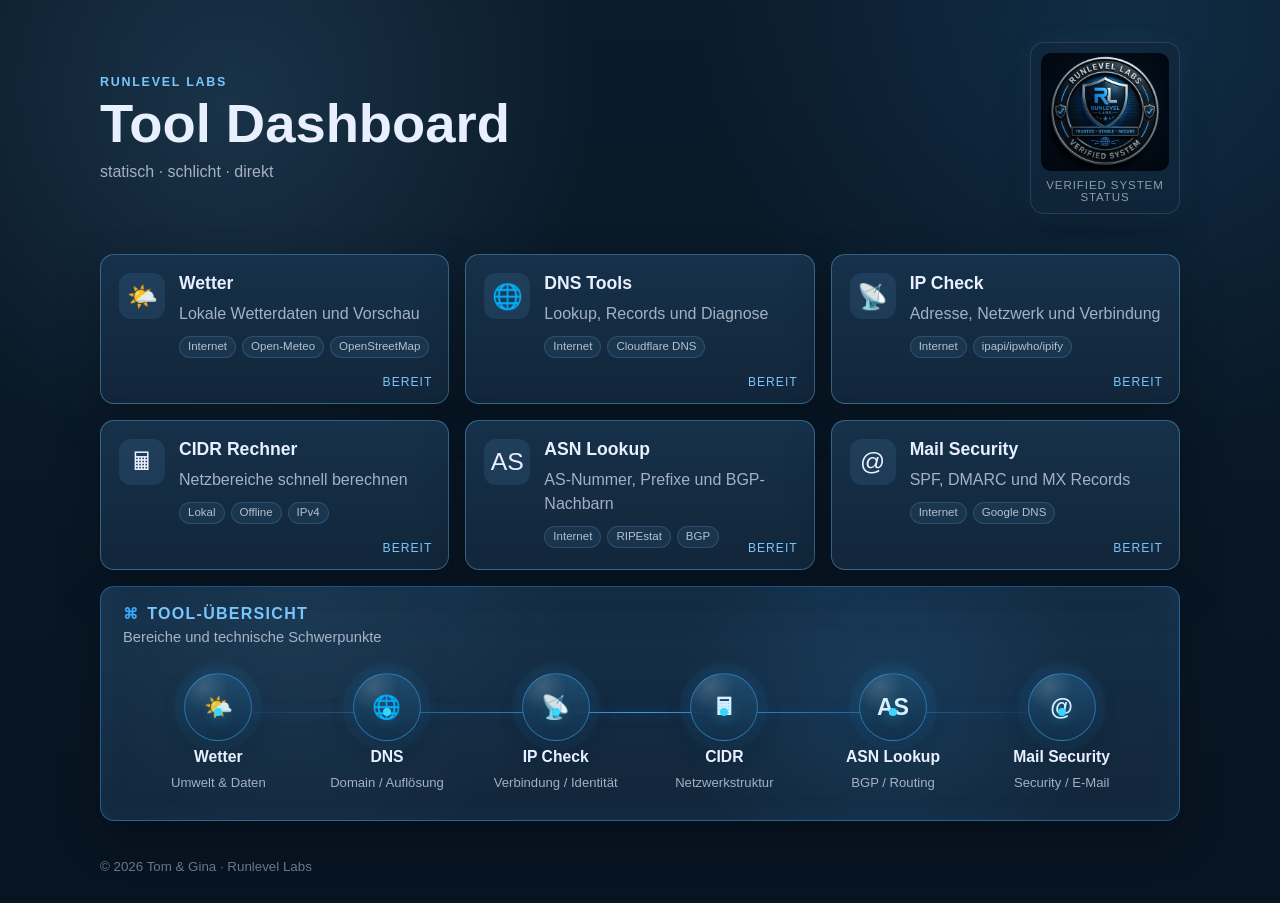
<file: index.html>
<!DOCTYPE html>
<html lang="de">
<head>
  <meta charset="UTF-8">
  <meta name="viewport" content="width=device-width, initial-scale=1">
  <title>Runlevel Labs - Tools</title>
  <meta name="description" content="Statisches Runlevel Labs Dashboard für Werkzeuge und kleine technische Helfer.">
  <link rel="stylesheet" href="style.css?v=system-map-1">
</head>
<body>
  <header class="tool-header">
    <div class="tool-header__copy">
      <p class="eyebrow">Runlevel Labs</p>
      <h1>Tool Dashboard</h1>
      <p class="sub">statisch · schlicht · direkt</p>
    </div>
    <figure class="system-seal" aria-label="Runlevel Labs Verified System Status">
      <img src="runlevel-labs-small.png" alt="Runlevel Labs Siegel" width="360" height="332" loading="lazy" decoding="async">
      <figcaption>Verified System Status</figcaption>
    </figure>
  </header>

  <main class="dashboard" aria-label="Tool-Auswahl">
    <a class="tool-card tool-card--active" href="wetter/index.html" data-tool="wetter">
      <span class="tool-card__icon" aria-hidden="true">🌤️</span>
      <span class="tool-card__body">
        <strong>Wetter</strong>
        <span>Lokale Wetterdaten und Vorschau</span>
        <span class="tool-card__meta"><span>Internet</span><span>Open-Meteo</span><span>OpenStreetMap</span></span>
      </span>
      <span class="tool-card__status">bereit</span>
    </a>

    <a class="tool-card tool-card--active" href="dns/index.html" data-tool="dns">
      <span class="tool-card__icon" aria-hidden="true">🌐</span>
      <span class="tool-card__body">
        <strong>DNS Tools</strong>
        <span>Lookup, Records und Diagnose</span>
        <span class="tool-card__meta"><span>Internet</span><span>Cloudflare DNS</span></span>
      </span>
      <span class="tool-card__status">bereit</span>
    </a>

    <a class="tool-card tool-card--active" href="ip/index.html" data-tool="ip">
      <span class="tool-card__icon" aria-hidden="true">📡</span>
      <span class="tool-card__body">
        <strong>IP Check</strong>
        <span>Adresse, Netzwerk und Verbindung</span>
        <span class="tool-card__meta"><span>Internet</span><span>ipapi/ipwho/ipify</span></span>
      </span>
      <span class="tool-card__status">bereit</span>
    </a>
   
    <a class="tool-card tool-card--active" href="cidr/index.html" data-tool="cidr">
      <span class="tool-card__icon" aria-hidden="true">🖩</span>
      <span class="tool-card__body">
        <strong>CIDR Rechner</strong>
        <span>Netzbereiche schnell berechnen</span>
        <span class="tool-card__meta"><span>Lokal</span><span>Offline</span><span>IPv4</span></span>
      </span>
      <span class="tool-card__status">bereit</span>
    </a>

    <a class="tool-card tool-card--active" href="asn/index.html" data-tool="asn">
      <span class="tool-card__icon" aria-hidden="true">AS</span>
      <span class="tool-card__body">
        <strong>ASN Lookup</strong>
        <span>AS-Nummer, Prefixe und BGP-Nachbarn</span>
        <span class="tool-card__meta"><span>Internet</span><span>RIPEstat</span><span>BGP</span></span>
      </span>
      <span class="tool-card__status">bereit</span>
    </a>

    <a class="tool-card tool-card--active" href="mail/index.html" data-tool="mail">
      <span class="tool-card__icon" aria-hidden="true">@</span>
      <span class="tool-card__body">
        <strong>Mail Security</strong>
        <span>SPF, DMARC und MX Records</span>
        <span class="tool-card__meta"><span>Internet</span><span>Google DNS</span></span>
      </span>
      <span class="tool-card__status">bereit</span>
    </a>

    <section class="system-map" aria-labelledby="routing-title">
      <div class="system-map__head">
        <h2 id="routing-title">Tool-Übersicht</h2>
        <p>Bereiche und technische Schwerpunkte</p>
      </div>

      <ul class="system-map__flow" aria-label="Tool-Bereiche">
        <li class="system-map__node">
          <span class="system-map__icon" aria-hidden="true">🌤️</span>
          <strong>Wetter</strong>
          <span>Umwelt &amp; Daten</span>
        </li>
        <li class="system-map__node">
          <span class="system-map__icon" aria-hidden="true">🌐</span>
          <strong>DNS</strong>
          <span>Domain / Auflösung</span>
        </li>
        <li class="system-map__node">
          <span class="system-map__icon" aria-hidden="true">📡</span>
          <strong>IP Check</strong>
          <span>Verbindung / Identität</span>
        </li>
        <li class="system-map__node">
          <span class="system-map__icon" aria-hidden="true">🖩</span>
          <strong>CIDR</strong>
          <span>Netzwerkstruktur</span>
        </li>
        <li class="system-map__node">
          <span class="system-map__icon" aria-hidden="true">AS</span>
          <strong>ASN Lookup</strong>
          <span>BGP / Routing</span>
        </li>
        <li class="system-map__node">
          <span class="system-map__icon" aria-hidden="true">@</span>
          <strong>Mail Security</strong>
          <span>Security / E-Mail</span>
        </li>
      </ul>
    </section>
  </main>

  <footer class="tool-footer">
    <small class="footer-copy">&copy; 2026 Tom &amp; Gina &middot; Runlevel Labs</small>
  </footer>
  <script type="module" src="dashboard.js"></script>
</body>
</html>
</file>
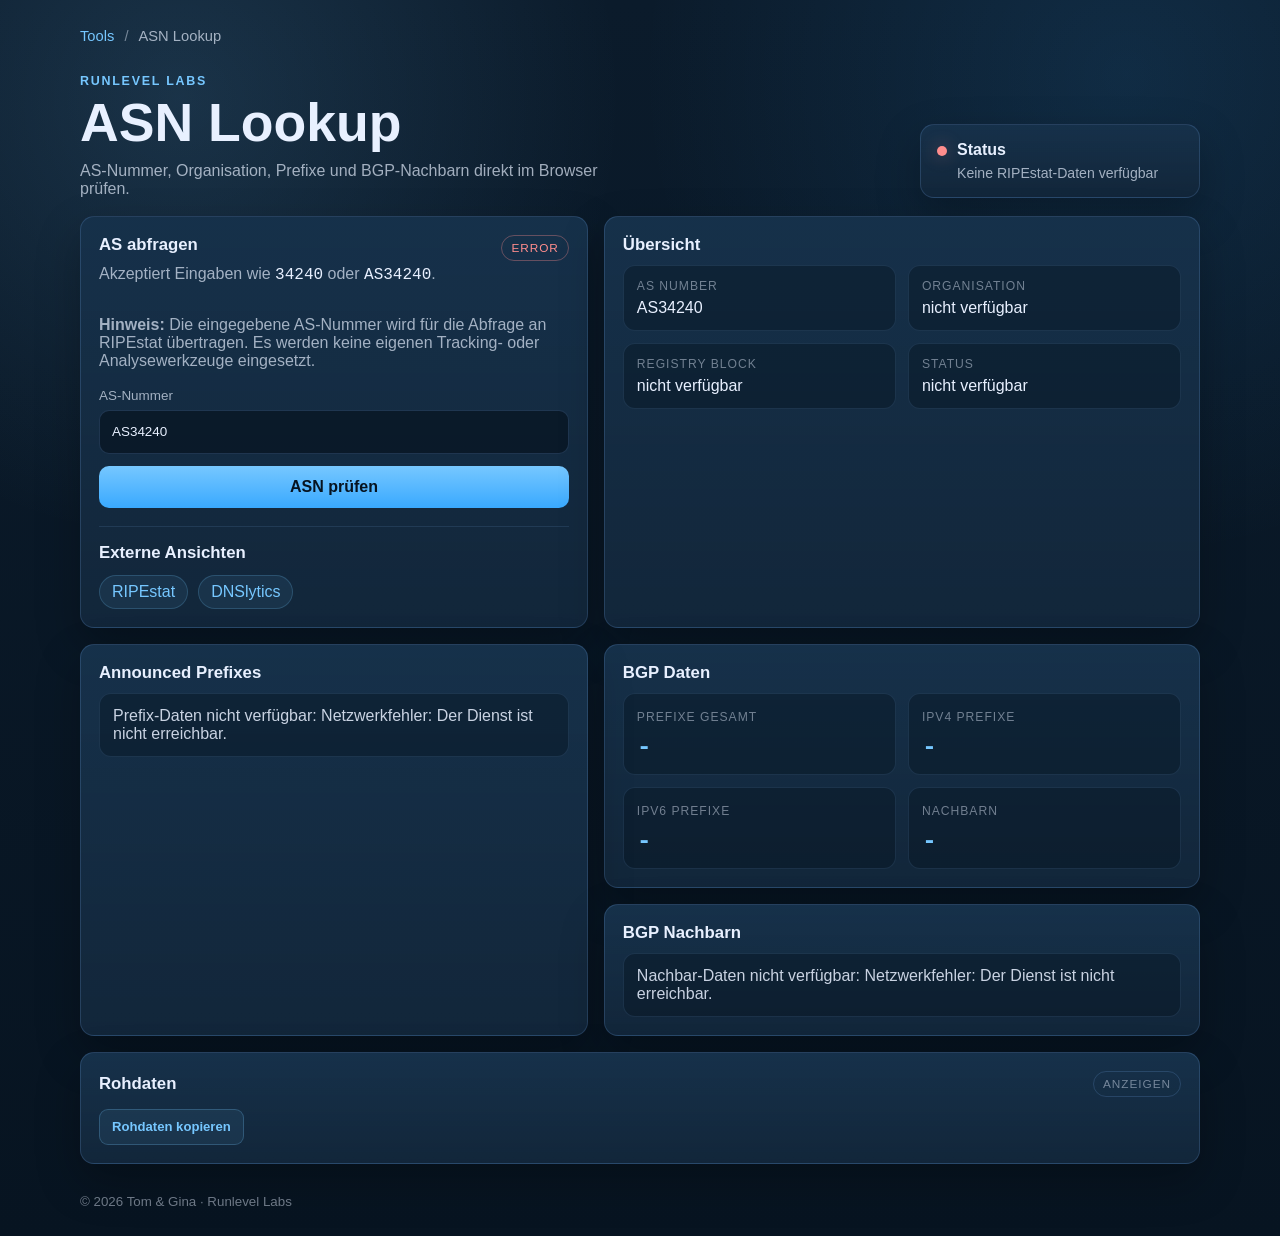
<file: asn/index.html>
<!DOCTYPE html>
<html lang="de">
<head>
  <meta charset="UTF-8">
  <meta name="viewport" content="width=device-width, initial-scale=1">
  <title>Runlevel Labs - ASN Lookup</title>
  <meta name="description" content="Statisches ASN Lookup Tool für BGP, Prefixe und Routing-Infos.">
  <link rel="stylesheet" href="style.css">
  <link rel="stylesheet" href="../core/utilities.css">
</head>
<body>
  <header class="asn-header">
    <nav class="top-nav" aria-label="Navigation">
      <a href="../index.html">Tools</a>
      <span>ASN Lookup</span>
    </nav>
    <div class="header-grid">
      <div>
        <p class="eyebrow">Runlevel Labs</p>
        <h1>ASN Lookup</h1>
        <p class="sub">AS-Nummer, Organisation, Prefixe und BGP-Nachbarn direkt im Browser prüfen.</p>
      </div>
      <div class="signal-panel" aria-label="API Status">
        <span id="signal-dot" class="signal-dot" aria-hidden="true"></span>
        <strong>Status</strong>
        <span id="status-text" role="status" aria-live="polite" aria-atomic="true">bereit</span>
      </div>
    </div>
  </header>

  <main class="asn-shell technical-content">
    <section class="panel query-panel" aria-labelledby="query-title">
      <div class="panel-head">
        <div>
          <h2 id="query-title">AS abfragen</h2>
          <p>Akzeptiert Eingaben wie <code>34240</code> oder <code>AS34240</code>.</p>
        </div>
        <span id="status-badge" class="badge" aria-hidden="true">idle</span>
      </div>

      <p><strong>Hinweis:</strong> Die eingegebene AS-Nummer wird für die Abfrage an RIPEstat übertragen. Es werden keine eigenen Tracking- oder Analysewerkzeuge eingesetzt.</p>

      <form id="asn-form" class="asn-form">
        <label>
          <span>AS-Nummer</span>
          <input id="asn-input" name="asn" type="text" inputmode="numeric" autocomplete="off" spellcheck="false" placeholder="AS34240" value="AS34240" required>
        </label>
        <button type="submit">ASN prüfen</button>
      </form>

      <div class="query-links" aria-labelledby="links-title">
        <h2 id="links-title">Externe Ansichten</h2>
        <div class="external-links" id="external-links">
          <span class="empty">Noch keine ASN geladen.</span>
        </div>
      </div>
    </section>

    <section class="panel summary-panel" aria-labelledby="summary-title">
      <h2 id="summary-title">Übersicht</h2>
      <dl class="summary-grid">
        <div>
          <dt>AS Number</dt>
          <dd id="asn-number">-</dd>
        </div>
        <div>
          <dt>Organisation</dt>
          <dd id="asn-holder">-</dd>
        </div>
        <div>
          <dt>Registry Block</dt>
          <dd id="asn-block">-</dd>
        </div>
        <div>
          <dt>Status</dt>
          <dd id="asn-announced">-</dd>
        </div>
      </dl>
    </section>

    <section class="panel metrics-panel" aria-labelledby="metrics-title">
      <h2 id="metrics-title">BGP Daten</h2>
      <div class="metric-grid">
        <article class="metric-card">
          <span>Prefixe gesamt</span>
          <strong id="prefix-total">-</strong>
        </article>
        <article class="metric-card">
          <span>IPv4 Prefixe</span>
          <strong id="prefix-v4">-</strong>
        </article>
        <article class="metric-card">
          <span>IPv6 Prefixe</span>
          <strong id="prefix-v6">-</strong>
        </article>
        <article class="metric-card">
          <span>Nachbarn</span>
          <strong id="neighbour-total">-</strong>
        </article>
      </div>
    </section>

    <section class="panel prefixes-panel" aria-labelledby="prefixes-title">
      <h2 id="prefixes-title">Announced Prefixes</h2>
      <ul id="prefix-list" class="record-list">
        <li class="empty">Noch keine Daten.</li>
      </ul>
    </section>

    <section class="panel neighbours-panel" aria-labelledby="neighbours-title">
      <h2 id="neighbours-title">BGP Nachbarn</h2>
      <ul id="neighbour-list" class="record-list">
        <li class="empty">Noch keine Daten.</li>
      </ul>
    </section>

    <section class="panel raw-panel" aria-labelledby="raw-title">
      <details class="raw-details">
        <summary>
          <span id="raw-title">Rohdaten</span>
          <span class="raw-details__hint">anzeigen</span>
        </summary>
        <pre id="raw-output">Noch keine Antwort.</pre>
      </details>
      <button class="copy-button" type="button" data-copy-target="#raw-output">Rohdaten kopieren</button>
    </section>
  </main>

  <footer class="asn-footer">
    <small class="footer-copy">&copy; 2026 Tom &amp; Gina &middot; Runlevel Labs</small>
  </footer>

  <script type="module" src="app.js"></script>
</body>
</html>
</file>
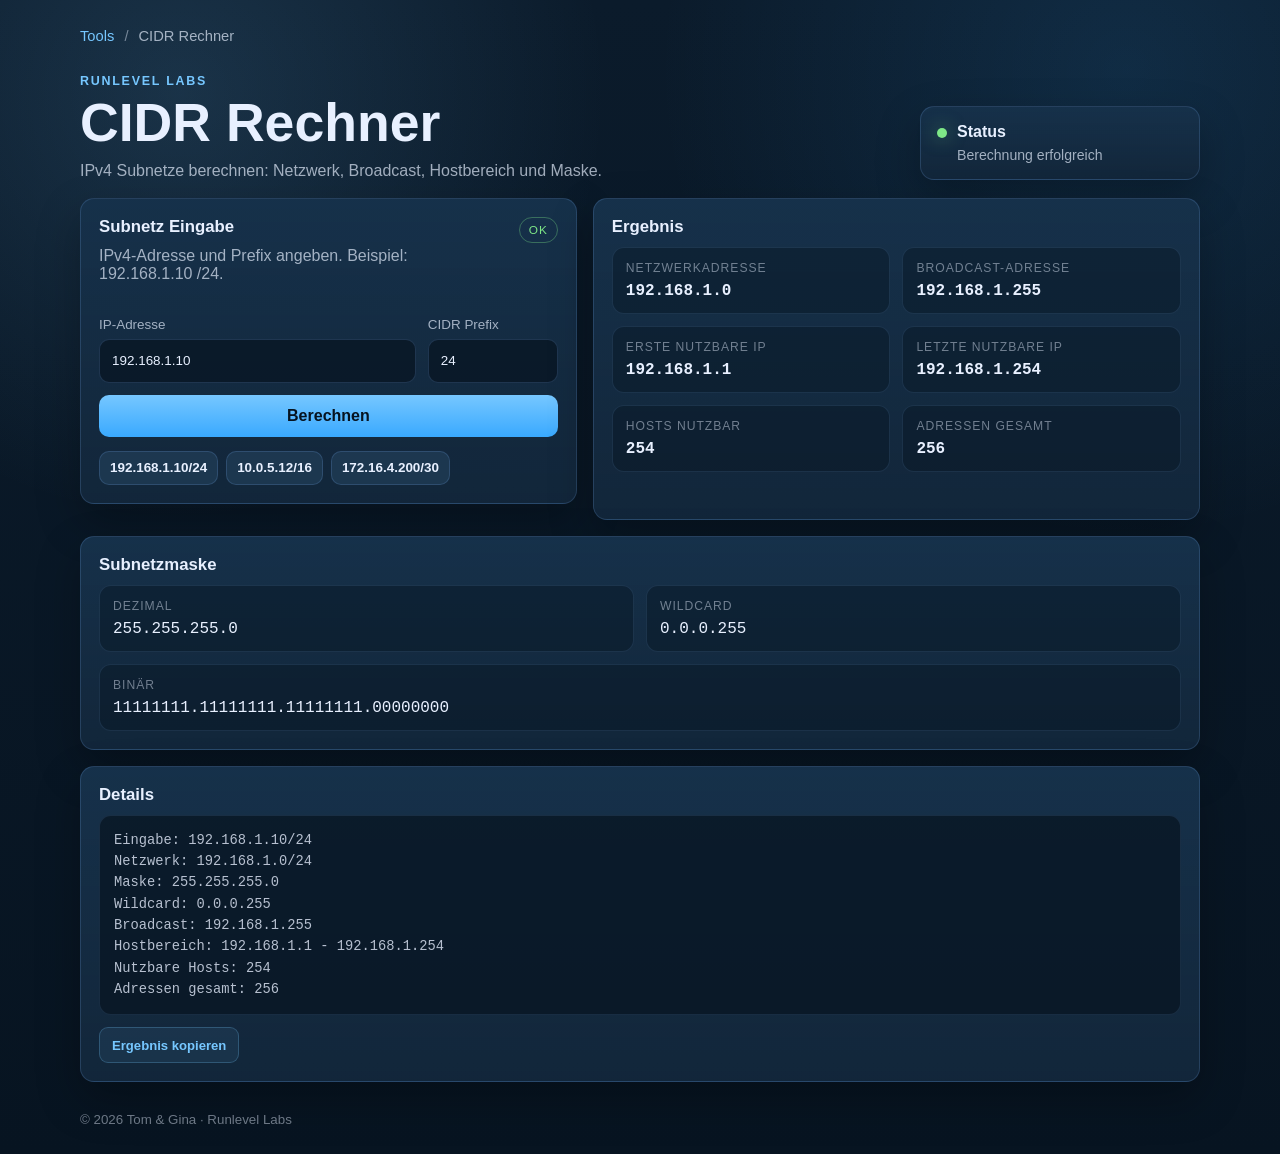
<file: cidr/index.html>
<!DOCTYPE html>
<html lang="de">
<head>
  <meta charset="UTF-8">
  <meta name="viewport" content="width=device-width, initial-scale=1">
  <title>Runlevel Labs - CIDR Rechner</title>
  <meta name="description" content="Statischer CIDR und Subnetz Rechner für Runlevel Labs.">
  <link rel="stylesheet" href="style.css">
  <link rel="stylesheet" href="../core/utilities.css">
</head>
<body>
  <header class="cidr-header">
    <nav class="top-nav" aria-label="Navigation">
      <a href="../index.html">Tools</a>
      <span>CIDR Rechner</span>
    </nav>
    <div class="header-grid">
      <div>
        <p class="eyebrow">Runlevel Labs</p>
        <h1>CIDR Rechner</h1>
        <p class="sub">IPv4 Subnetze berechnen: Netzwerk, Broadcast, Hostbereich und Maske.</p>
      </div>
      <div class="signal-panel" aria-label="Rechner Status">
        <span id="signal-dot" class="signal-dot" aria-hidden="true"></span>
        <strong>Status</strong>
        <span id="status-text" role="status" aria-live="polite" aria-atomic="true">bereit</span>
      </div>
    </div>
  </header>

  <main class="cidr-shell technical-content">
    <section class="panel input-panel" aria-labelledby="input-title">
      <div class="panel-head">
        <div>
          <h2 id="input-title">Subnetz Eingabe</h2>
          <p>IPv4-Adresse und Prefix angeben. Beispiel: 192.168.1.10 /24.</p>
        </div>
        <span id="status-badge" class="badge" aria-hidden="true">idle</span>
      </div>

      <form id="cidr-form" class="cidr-form">
        <label>
          <span>IP-Adresse</span>
          <input id="ip-input" name="ip" type="text" inputmode="decimal" autocomplete="off" placeholder="192.168.1.10" value="192.168.1.10" required>
        </label>

        <label>
          <span>CIDR Prefix</span>
          <input id="prefix-input" name="prefix" type="number" min="0" max="32" step="1" placeholder="24" value="24" required>
        </label>

        <button type="submit">Berechnen</button>
      </form>

      <div class="quick-actions" aria-label="Beispiele">
        <button type="button" data-ip="192.168.1.10" data-prefix="24">192.168.1.10/24</button>
        <button type="button" data-ip="10.0.5.12" data-prefix="16">10.0.5.12/16</button>
        <button type="button" data-ip="172.16.4.200" data-prefix="30">172.16.4.200/30</button>
      </div>
    </section>

    <section class="panel results-panel" aria-labelledby="result-title">
      <h2 id="result-title">Ergebnis</h2>
      <div class="result-grid">
        <article class="result-card">
          <span>Netzwerkadresse</span>
          <strong id="network-address">-</strong>
        </article>
        <article class="result-card">
          <span>Broadcast-Adresse</span>
          <strong id="broadcast-address">-</strong>
        </article>
        <article class="result-card">
          <span>Erste nutzbare IP</span>
          <strong id="first-host">-</strong>
        </article>
        <article class="result-card">
          <span>Letzte nutzbare IP</span>
          <strong id="last-host">-</strong>
        </article>
        <article class="result-card">
          <span>Hosts nutzbar</span>
          <strong id="usable-hosts">-</strong>
        </article>
        <article class="result-card">
          <span>Adressen gesamt</span>
          <strong id="total-addresses">-</strong>
        </article>
      </div>
    </section>

    <section class="panel mask-panel" aria-labelledby="mask-title">
      <h2 id="mask-title">Subnetzmaske</h2>
      <dl class="mask-list">
        <div>
          <dt>Dezimal</dt>
          <dd id="decimal-mask">-</dd>
        </div>
        <div>
          <dt>Wildcard</dt>
          <dd id="wildcard-mask">-</dd>
        </div>
        <div>
          <dt>Binär</dt>
          <dd id="binary-mask">-</dd>
        </div>
      </dl>
    </section>

    <section class="panel detail-panel" aria-labelledby="detail-title">
      <h2 id="detail-title">Details</h2>
      <pre id="detail-output">Noch keine Berechnung.</pre>
      <button class="copy-button" type="button" data-copy-target="#detail-output">Ergebnis kopieren</button>
    </section>
  </main>

  <footer class="cidr-footer">
    <small class="footer-copy">&copy; 2026 Tom &amp; Gina &middot; Runlevel Labs</small>
  </footer>

  <script type="module" src="app.js"></script>
</body>
</html>
</file>
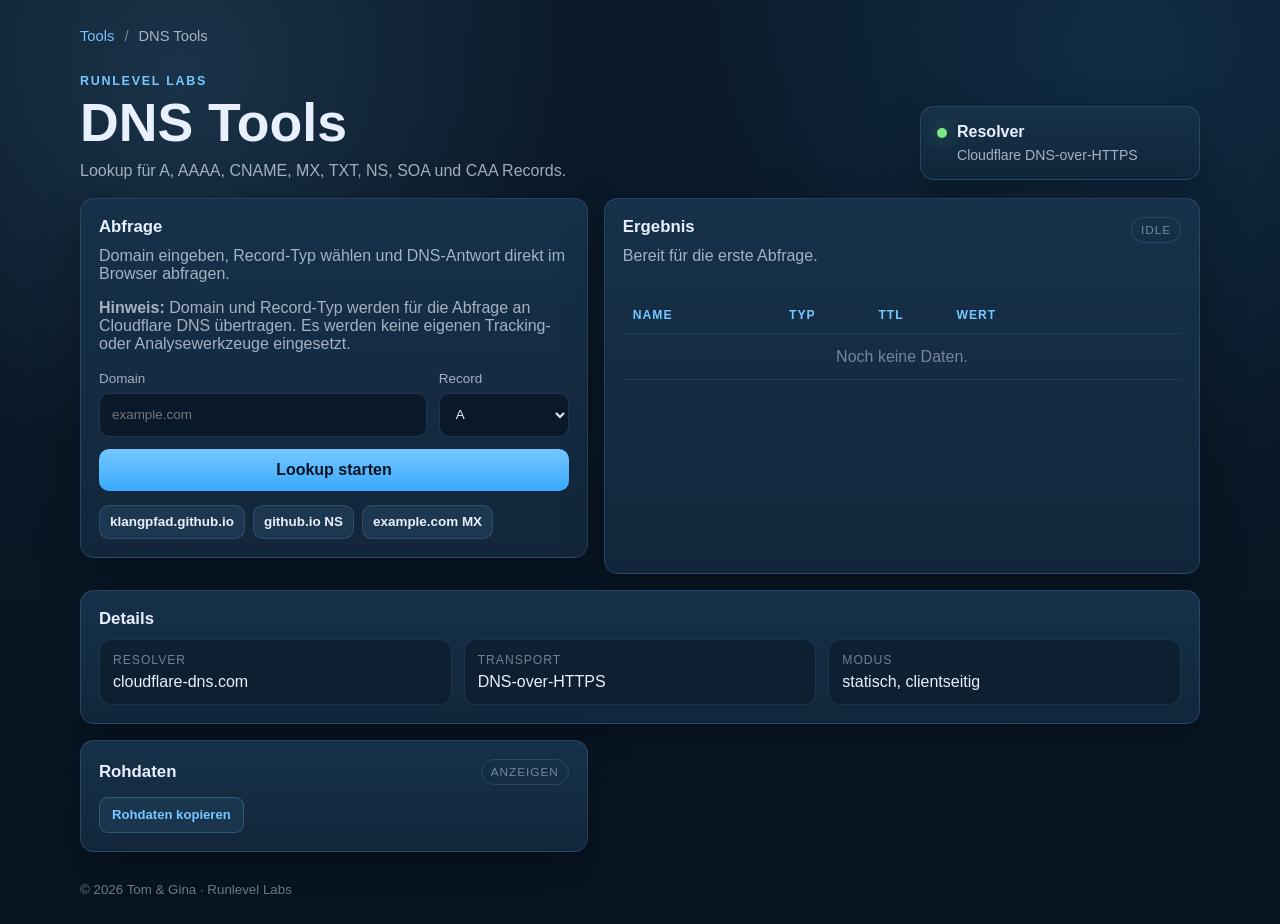
<file: dns/index.html>
<!DOCTYPE html>
<html lang="de">
<head>
  <meta charset="UTF-8">
  <meta name="viewport" content="width=device-width, initial-scale=1">
  <title>Runlevel Labs - DNS Tools</title>
  <meta name="description" content="Statisches DNS Lookup Tool für Runlevel Labs.">
  <link rel="stylesheet" href="style.css">
  <link rel="stylesheet" href="../core/utilities.css">
</head>
<body>
  <header class="dns-header">
    <nav class="top-nav" aria-label="Navigation">
      <a href="../index.html">Tools</a>
      <span>DNS Tools</span>
    </nav>
    <div class="header-grid">
      <div>
        <p class="eyebrow">Runlevel Labs</p>
        <h1>DNS Tools</h1>
        <p class="sub">Lookup für A, AAAA, CNAME, MX, TXT, NS, SOA und CAA Records.</p>
      </div>
      <div class="signal-panel" aria-label="Resolver Status">
        <span class="signal-dot" aria-hidden="true"></span>
        <strong>Resolver</strong>
        <span>Cloudflare DNS-over-HTTPS</span>
      </div>
    </div>
  </header>

  <main class="dns-shell technical-content">
    <section class="panel query-panel" aria-labelledby="query-title">
      <div>
        <h2 id="query-title">Abfrage</h2>
        <p>Domain eingeben, Record-Typ wählen und DNS-Antwort direkt im Browser abfragen.</p>
      </div>

      <p><strong>Hinweis:</strong> Domain und Record-Typ werden für die Abfrage an Cloudflare DNS übertragen. Es werden keine eigenen Tracking- oder Analysewerkzeuge eingesetzt.</p>

      <form id="dns-form" class="dns-form">
        <label>
          <span>Domain</span>
          <input id="domain-input" name="domain" type="text" inputmode="url" autocomplete="off" placeholder="example.com" required>
        </label>

        <label>
          <span>Record</span>
          <select id="record-type" name="type">
            <option value="A">A</option>
            <option value="AAAA">AAAA</option>
            <option value="CNAME">CNAME</option>
            <option value="MX">MX</option>
            <option value="TXT">TXT</option>
            <option value="NS">NS</option>
            <option value="SOA">SOA</option>
            <option value="CAA">CAA</option>
          </select>
        </label>

        <button type="submit">Lookup starten</button>
      </form>

      <div class="quick-actions" aria-label="Schnelltests">
        <button type="button" data-domain="klangpfad.github.io" data-type="A">klangpfad.github.io</button>
        <button type="button" data-domain="github.io" data-type="NS">github.io NS</button>
        <button type="button" data-domain="example.com" data-type="MX">example.com MX</button>
      </div>
    </section>

    <section class="panel result-panel" aria-labelledby="result-title">
      <div class="panel-head">
        <div>
          <h2 id="result-title">Ergebnis</h2>
          <p id="status-text" role="status" aria-live="polite" aria-atomic="true">Bereit für die erste Abfrage.</p>
        </div>
        <span id="rcode-badge" class="badge" aria-hidden="true">idle</span>
      </div>

      <div class="table-wrap">
        <table>
          <thead>
            <tr>
              <th>Name</th>
              <th>Typ</th>
              <th>TTL</th>
              <th>Wert</th>
            </tr>
          </thead>
          <tbody id="answers">
            <tr>
              <td colspan="4" class="empty">Noch keine Daten.</td>
            </tr>
          </tbody>
        </table>
      </div>
    </section>

    <section class="panel detail-panel" aria-labelledby="detail-title">
      <h2 id="detail-title">Details</h2>
      <dl class="meta-list">
        <div>
          <dt>Resolver</dt>
          <dd>cloudflare-dns.com</dd>
        </div>
        <div>
          <dt>Transport</dt>
          <dd>DNS-over-HTTPS</dd>
        </div>
        <div>
          <dt>Modus</dt>
          <dd>statisch, clientseitig</dd>
        </div>
      </dl>
    </section>

    <section class="panel raw-panel" aria-labelledby="raw-title">
      <details class="raw-details">
        <summary>
          <span id="raw-title">Rohdaten</span>
          <span class="raw-details__hint">anzeigen</span>
        </summary>
        <pre id="raw-output">Noch keine Antwort.</pre>
      </details>
      <button class="copy-button" type="button" data-copy-target="#raw-output">Rohdaten kopieren</button>
    </section>
  </main>

  <footer class="dns-footer">
    <small class="footer-copy">&copy; 2026 Tom &amp; Gina &middot; Runlevel Labs</small>
  </footer>

  <script type="module" src="app.js"></script>
</body>
</html>
</file>
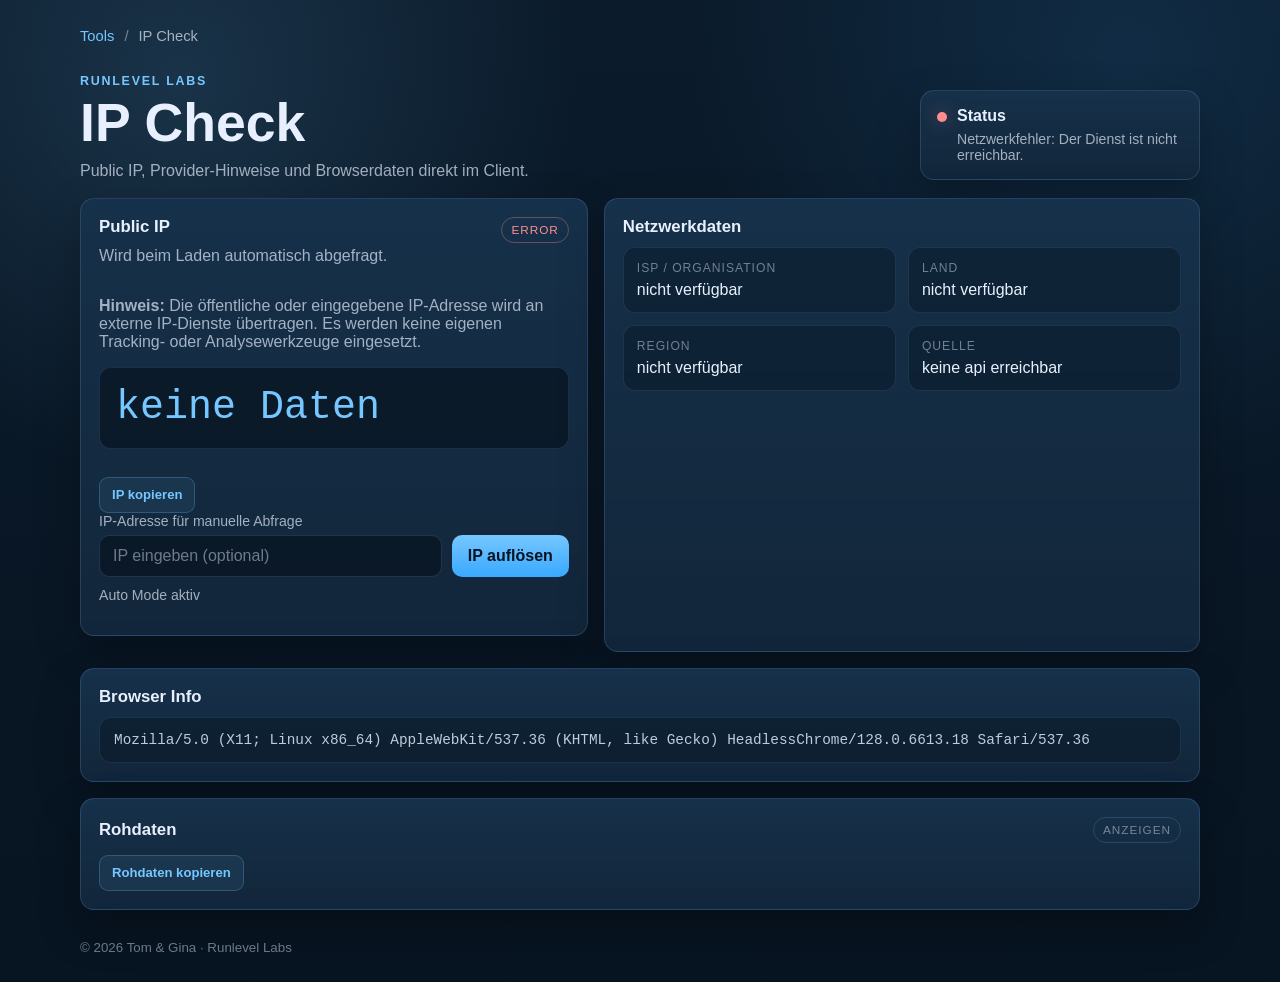
<file: ip/index.html>
<!DOCTYPE html>
<html lang="de">
<head>
  <meta charset="UTF-8">
  <meta name="viewport" content="width=device-width, initial-scale=1">
  <title>Runlevel Labs - IP Check</title>
  <meta name="description" content="Statisches IP Analyse Tool für Runlevel Labs.">
  <link rel="stylesheet" href="style.css">
  <link rel="stylesheet" href="../core/utilities.css">
</head>
<body>
  <header class="ip-header">
    <nav class="top-nav" aria-label="Navigation">
      <a href="../index.html">Tools</a>
      <span>IP Check</span>
    </nav>
    <div class="header-grid">
      <div>
        <p class="eyebrow">Runlevel Labs</p>
        <h1>IP Check</h1>
        <p class="sub">Public IP, Provider-Hinweise und Browserdaten direkt im Client.</p>
      </div>
      <div class="signal-panel" aria-label="API Status">
        <span id="signal-dot" class="signal-dot" aria-hidden="true"></span>
        <strong>Status</strong>
        <span id="status-text" role="status" aria-live="polite" aria-atomic="true">bereit</span>
      </div>
    </div>
  </header>

  <main class="ip-shell technical-content">
    <section class="panel hero-panel" aria-labelledby="public-ip-title">
      <div class="panel-head">
        <div>
          <h2 id="public-ip-title">Public IP</h2>
          <p>Wird beim Laden automatisch abgefragt.</p>
        </div>
        <span id="status-badge" class="badge" aria-hidden="true">idle</span>
      </div>

      <p><strong>Hinweis:</strong> Die öffentliche oder eingegebene IP-Adresse wird an externe IP-Dienste übertragen. Es werden keine eigenen Tracking- oder Analysewerkzeuge eingesetzt.</p>

      <output id="public-ip" class="ip-output">warte auf Daten ...</output>
      <button class="copy-button" type="button" data-copy-target="#public-ip">IP kopieren</button>
      <label class="lookup-label" for="ip-input">IP-Adresse für manuelle Abfrage</label>
      <div class="lookup-controls" aria-label="Manuelle IP-Abfrage">
        <input id="ip-input" name="ip" type="text" autocomplete="off" spellcheck="false" placeholder="IP eingeben (optional)">
        <button id="ip-lookup-button" type="button">IP aufl&ouml;sen</button>
      </div>
      <p id="lookup-mode" class="lookup-mode">Auto Mode aktiv</p>
    </section>

    <section class="panel data-panel" aria-labelledby="network-title">
      <h2 id="network-title">Netzwerkdaten</h2>
      <dl class="data-grid">
        <div>
          <dt>ISP / Organisation</dt>
          <dd id="isp-value">nicht verfügbar</dd>
        </div>
        <div>
          <dt>Land</dt>
          <dd id="country-value">nicht verfügbar</dd>
        </div>
        <div>
          <dt>Region</dt>
          <dd id="region-value">nicht verfügbar</dd>
        </div>
        <div>
          <dt>Quelle</dt>
          <dd id="source-value">noch keine Abfrage</dd>
        </div>
      </dl>
    </section>

    <section class="panel browser-panel" aria-labelledby="browser-title">
      <h2 id="browser-title">Browser Info</h2>
      <p id="user-agent">nicht verfügbar</p>
    </section>

    <section class="panel raw-panel" aria-labelledby="raw-title">
      <details class="raw-details">
        <summary>
          <span id="raw-title">Rohdaten</span>
          <span class="raw-details__hint">anzeigen</span>
        </summary>
        <pre id="raw-output">Noch keine Antwort.</pre>
      </details>
      <button class="copy-button" type="button" data-copy-target="#raw-output">Rohdaten kopieren</button>
    </section>
  </main>

  <footer class="ip-footer">
    <small class="footer-copy">&copy; 2026 Tom &amp; Gina &middot; Runlevel Labs</small>
  </footer>

  <script type="module" src="app.js"></script>
</body>
</html>
</file>
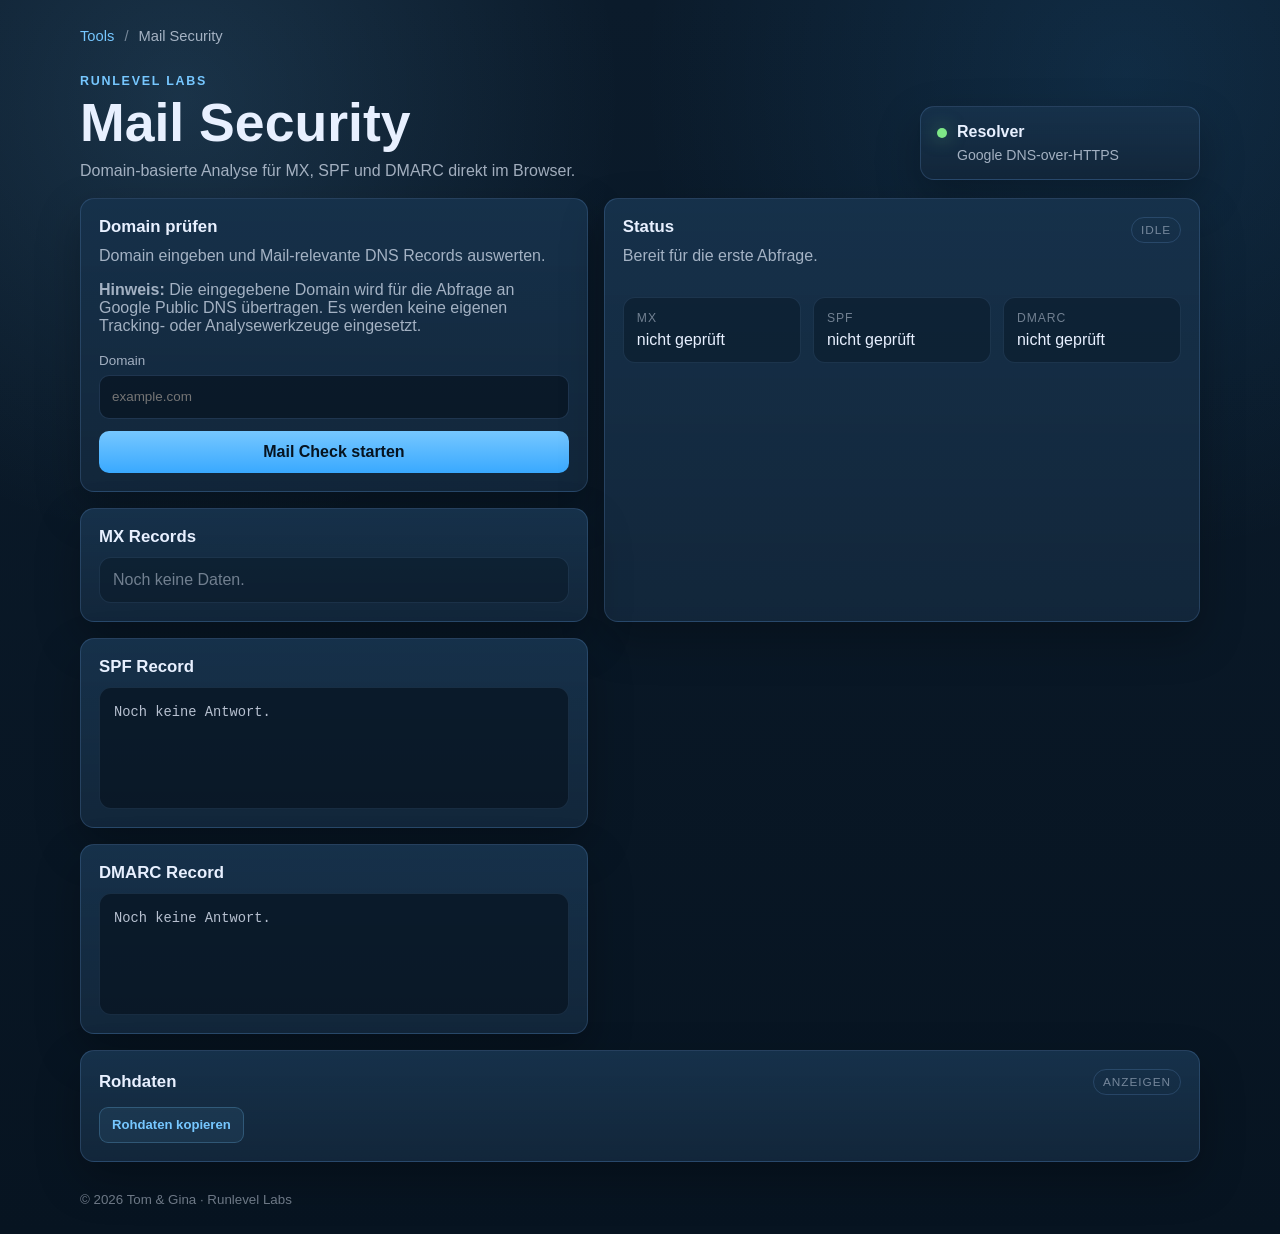
<file: mail/index.html>
<!DOCTYPE html>
<html lang="de">
<head>
  <meta charset="UTF-8">
  <meta name="viewport" content="width=device-width, initial-scale=1">
  <title>Runlevel Labs - Mail Security</title>
  <meta name="description" content="Statisches Mail Security Analyse Tool für MX, SPF und DMARC Records.">
  <link rel="stylesheet" href="style.css">
  <link rel="stylesheet" href="../core/utilities.css">
</head>
<body>
  <header class="mail-header">
    <nav class="top-nav" aria-label="Navigation">
      <a href="../index.html">Tools</a>
      <span>Mail Security</span>
    </nav>
    <div class="header-grid">
      <div>
        <p class="eyebrow">Runlevel Labs</p>
        <h1>Mail Security</h1>
        <p class="sub">Domain-basierte Analyse für MX, SPF und DMARC direkt im Browser.</p>
      </div>
      <div class="signal-panel" aria-label="Resolver Status">
        <span class="signal-dot" aria-hidden="true"></span>
        <strong>Resolver</strong>
        <span>Google DNS-over-HTTPS</span>
      </div>
    </div>
  </header>

  <main class="mail-shell technical-content">
    <section class="panel query-panel" aria-labelledby="query-title">
      <div>
        <h2 id="query-title">Domain prüfen</h2>
        <p>Domain eingeben und Mail-relevante DNS Records auswerten.</p>
      </div>

      <p><strong>Hinweis:</strong> Die eingegebene Domain wird für die Abfrage an Google Public DNS übertragen. Es werden keine eigenen Tracking- oder Analysewerkzeuge eingesetzt.</p>

      <form id="mail-form" class="mail-form">
        <label>
          <span>Domain</span>
          <input id="domain-input" name="domain" type="text" inputmode="url" autocomplete="off" placeholder="example.com" required>
        </label>
        <button id="mail-check-button" type="submit">Mail Check starten</button>
      </form>
    </section>

    <section class="panel status-panel" aria-labelledby="status-title">
      <div class="panel-head">
        <div>
          <h2 id="status-title">Status</h2>
          <p id="status-text" role="status" aria-live="polite" aria-atomic="true">Bereit für die erste Abfrage.</p>
        </div>
        <span id="status-badge" class="badge" aria-hidden="true">idle</span>
      </div>
      <dl class="meta-list">
        <div>
          <dt>MX</dt>
          <dd id="mx-status">nicht geprüft</dd>
        </div>
        <div>
          <dt>SPF</dt>
          <dd id="spf-status">nicht geprüft</dd>
        </div>
        <div>
          <dt>DMARC</dt>
          <dd id="dmarc-status">nicht geprüft</dd>
        </div>
      </dl>
    </section>

    <section class="panel mx-panel" aria-labelledby="mx-title">
      <h2 id="mx-title">MX Records</h2>
      <ul id="mx-records" class="record-list">
        <li class="empty">Noch keine Daten.</li>
      </ul>
    </section>

    <section class="panel spf-panel" aria-labelledby="spf-title">
      <h2 id="spf-title">SPF Record</h2>
      <pre id="spf-record">Noch keine Antwort.</pre>
    </section>

    <section class="panel dmarc-panel" aria-labelledby="dmarc-title">
      <h2 id="dmarc-title">DMARC Record</h2>
      <pre id="dmarc-record">Noch keine Antwort.</pre>
    </section>

    <section class="panel raw-panel" aria-labelledby="raw-title">
      <details class="raw-details">
        <summary>
          <span id="raw-title">Rohdaten</span>
          <span class="raw-details__hint">anzeigen</span>
        </summary>
        <pre id="raw-output">Noch keine Antwort.</pre>
      </details>
      <button class="copy-button" type="button" data-copy-target="#raw-output">Rohdaten kopieren</button>
    </section>
  </main>

  <footer class="mail-footer">
    <small class="footer-copy">&copy; 2026 Tom &amp; Gina &middot; Runlevel Labs</small>
  </footer>

  <script type="module" src="app.js"></script>
</body>
</html>
</file>
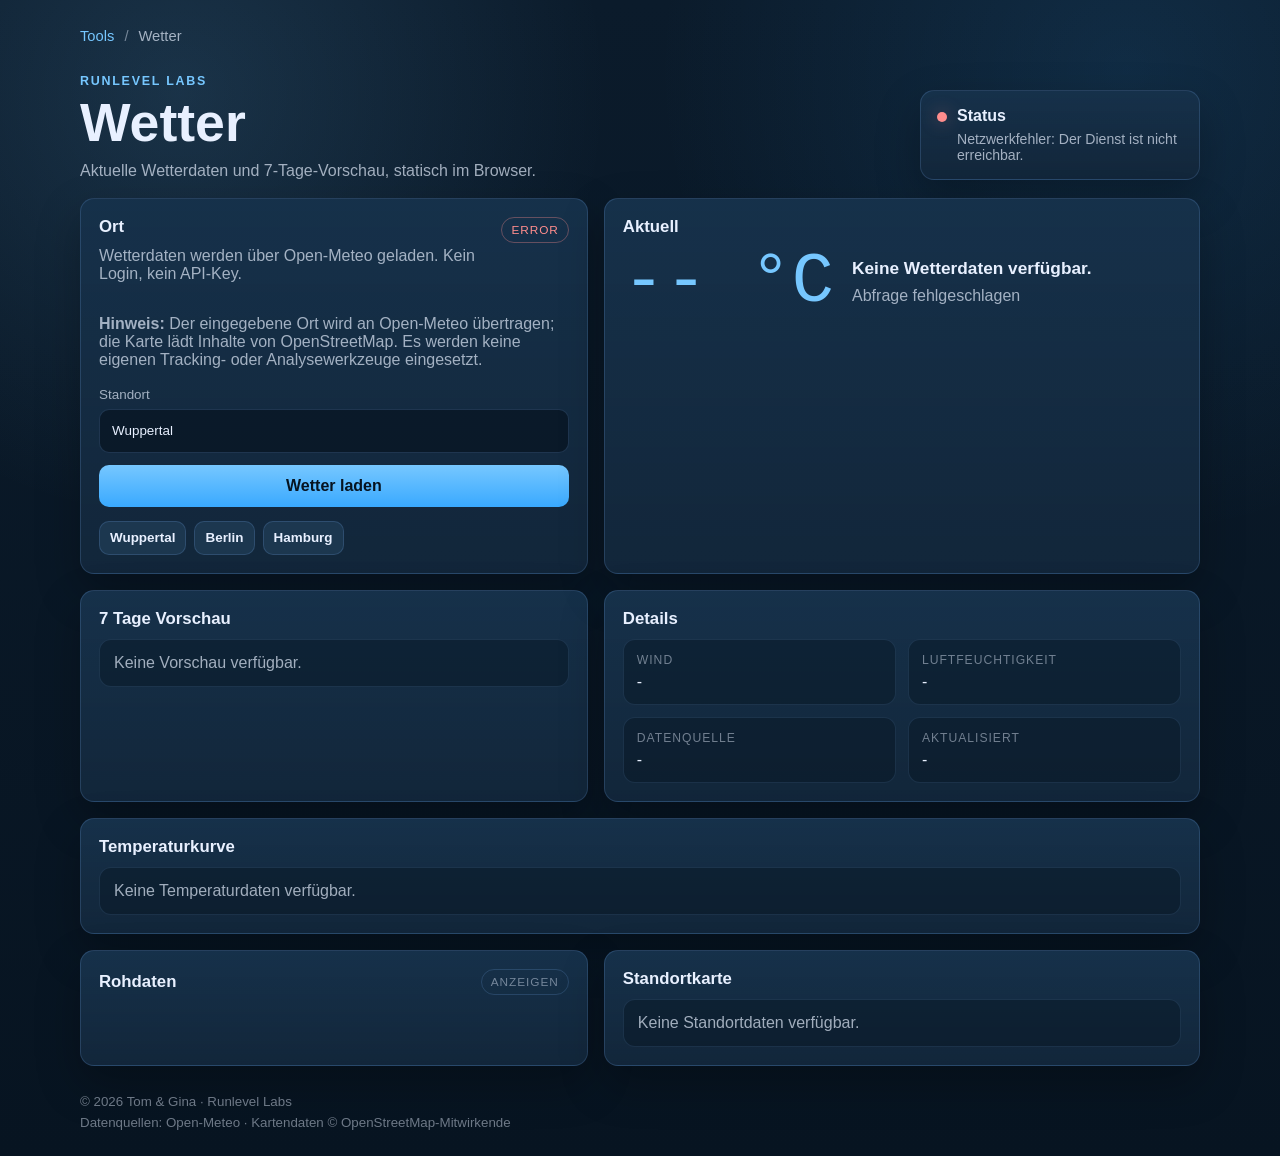
<file: wetter/index.html>
<!DOCTYPE html>
<html lang="de">
<head>
  <meta charset="UTF-8">
  <meta name="viewport" content="width=device-width, initial-scale=1">
  <title>Runlevel Labs - Wetter</title>
  <meta name="description" content="Statisches Wetter Tool für Runlevel Labs mit Open-Meteo Daten.">
  <link rel="stylesheet" href="style.css">
  <link rel="stylesheet" href="../core/utilities.css">
</head>
<body>
  <header class="weather-header">
    <nav class="top-nav" aria-label="Navigation">
      <a href="../index.html">Tools</a>
      <span>Wetter</span>
    </nav>
    <div class="header-grid">
      <div>
        <p class="eyebrow">Runlevel Labs</p>
        <h1>Wetter</h1>
        <p class="sub">Aktuelle Wetterdaten und 7-Tage-Vorschau, statisch im Browser.</p>
      </div>
      <div class="signal-panel" aria-label="API Status">
        <span id="signal-dot" class="signal-dot" aria-hidden="true"></span>
        <strong>Status</strong>
        <span id="status-text" role="status" aria-live="polite" aria-atomic="true">bereit</span>
      </div>
    </div>
  </header>

  <main class="weather-shell technical-content">
    <section class="panel query-panel" aria-labelledby="query-title">
      <div class="panel-head">
        <div>
          <h2 id="query-title">Ort</h2>
          <p>Wetterdaten werden über Open-Meteo geladen. Kein Login, kein API-Key.</p>
        </div>
        <span id="status-badge" class="badge" aria-hidden="true">idle</span>
      </div>

      <p><strong>Hinweis:</strong> Der eingegebene Ort wird an Open-Meteo übertragen; die Karte lädt Inhalte von OpenStreetMap. Es werden keine eigenen Tracking- oder Analysewerkzeuge eingesetzt.</p>

      <form id="weather-form" class="weather-form">
        <label>
          <span>Standort</span>
          <input id="location-input" name="location" type="text" autocomplete="off" placeholder="Wuppertal" value="Wuppertal" required>
        </label>
        <button type="submit">Wetter laden</button>
      </form>

      <div class="quick-actions" aria-label="Schnellwahl">
        <button type="button" data-location="Wuppertal">Wuppertal</button>
        <button type="button" data-location="Berlin">Berlin</button>
        <button type="button" data-location="Hamburg">Hamburg</button>
      </div>
    </section>

    <section class="panel forecast-panel" aria-labelledby="forecast-title">
      <h2 id="forecast-title">7 Tage Vorschau</h2>
      <div class="forecast-list" id="forecast-list">
        <p class="empty">Noch keine Vorschau geladen.</p>
      </div>
    </section>

    <section class="panel current-panel" aria-labelledby="current-title">
      <h2 id="current-title">Aktuell</h2>
      <div class="current-weather">
        <output id="temperature" class="temperature">-- °C</output>
        <div>
          <strong id="weather-description">Noch keine Daten.</strong>
          <span id="location-label">Standort wird geladen ...</span>
        </div>
      </div>
    </section>

    <section class="panel details-panel" aria-labelledby="details-title">
      <h2 id="details-title">Details</h2>
      <dl class="detail-grid">
        <div>
          <dt>Wind</dt>
          <dd id="wind-value">-</dd>
        </div>
        <div>
          <dt>Luftfeuchtigkeit</dt>
          <dd id="humidity-value">-</dd>
        </div>
        <div>
          <dt>Datenquelle</dt>
          <dd id="source-value">Open-Meteo</dd>
        </div>
        <div>
          <dt>Aktualisiert</dt>
          <dd id="updated-value">-</dd>
        </div>
      </dl>
    </section>

    <section class="panel temperature-chart-panel" aria-labelledby="temperature-chart-title">
      <h2 id="temperature-chart-title">Temperaturkurve</h2>
      <div class="temperature-chart" id="temperature-chart">
        <p class="empty">Keine Temperaturdaten verfügbar.</p>
      </div>
    </section>

    <section class="panel raw-panel" aria-labelledby="raw-title">
      <details class="raw-details">
        <summary>
          <span id="raw-title">Rohdaten</span>
          <span class="raw-details__hint">anzeigen</span>
        </summary>
        <pre id="raw-output">Noch keine Antwort.</pre>
      </details>
    </section>

    <section class="panel map-panel" aria-labelledby="map-title">
      <h2 id="map-title">Standortkarte</h2>
      <div class="location-map" id="location-map">
        <p class="empty">Keine Standortdaten verfügbar.</p>
      </div>
    </section>
  </main>

  <footer class="weather-footer">
    <small class="footer-copy">&copy; 2026 Tom &amp; Gina &middot; Runlevel Labs</small>
    <small class="footer-sources">Datenquellen: Open-Meteo &middot; Kartendaten &copy; OpenStreetMap-Mitwirkende</small>
  </footer>

  <script type="module" src="app.js"></script>
</body>
</html>
</file>
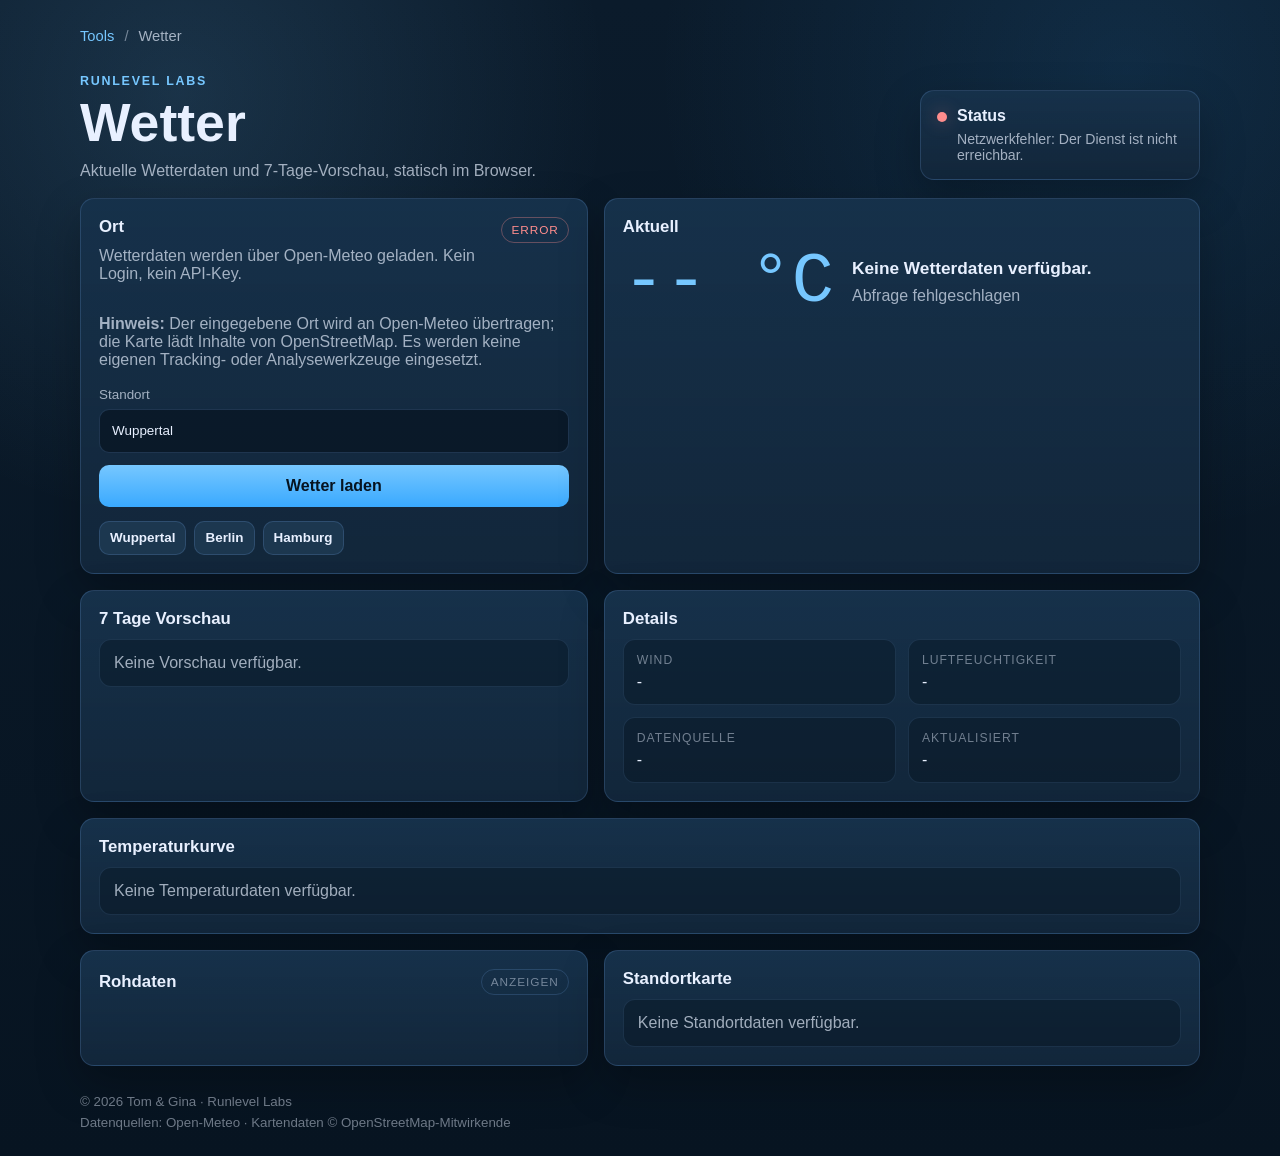
<file: wetter/wetter.html>
<!DOCTYPE html>
<html lang="de">
<head>
  <meta charset="UTF-8">
  <meta name="viewport" content="width=device-width, initial-scale=1">
  <meta http-equiv="refresh" content="0; url=index.html">
  <title>Runlevel Labs - Wetter</title>
  <link rel="canonical" href="index.html">
</head>
<body>
  <p>Wetter wurde verschoben: <a href="index.html">zum aktuellen Wetter-Tool</a>.</p>
</body>
</html>
</file>
<file: style.css>
:root {
  --bg: #0b1b2b;
  --bg-soft: #102a43;
  --panel: #12263a;
  --panel-strong: #17344f;
  --line: rgba(130, 185, 255, 0.18);
  --text: #e8f0ff;
  --muted: rgba(232, 240, 255, 0.68);
  --accent: #76c7ff;
  --accent-strong: #39a9ff;
  --shadow: 0 18px 44px rgba(0, 0, 0, 0.26);
}

* {
  box-sizing: border-box;
}

body {
  margin: 0;
  min-height: 100vh;
  font-family: Arial, sans-serif;
  background:
    radial-gradient(circle at 18% 12%, rgba(118, 199, 255, 0.14), transparent 28%),
    radial-gradient(circle at 88% 4%, rgba(57, 169, 255, 0.12), transparent 30%),
    linear-gradient(180deg, var(--bg) 0%, #071421 100%);
  color: var(--text);
}

.tool-header {
  display: flex;
  align-items: center;
  justify-content: space-between;
  gap: 24px;
  max-width: 1120px;
  margin: 0 auto;
  padding: 42px 20px 24px;
}

.tool-header__copy {
  min-width: 0;
}

.system-seal {
  flex: 0 0 auto;
  display: grid;
  justify-items: center;
  gap: 8px;
  width: min(150px, 28vw);
  margin: 0;
  padding: 10px;
  background: rgba(18, 38, 58, 0.58);
  border: 1px solid rgba(130, 185, 255, 0.18);
  border-radius: 14px;
  box-shadow:
    0 14px 34px rgba(0, 0, 0, 0.2),
    0 0 24px rgba(118, 199, 255, 0.08);
}

.system-seal img {
  display: block;
  width: 100%;
  height: auto;
  border-radius: 10px;
}

.system-seal figcaption {
  color: rgba(232, 240, 255, 0.58);
  font-size: 0.72rem;
  letter-spacing: 0.08em;
  text-align: center;
  text-transform: uppercase;
}

.eyebrow {
  margin: 0 0 8px;
  color: var(--accent);
  font-size: 0.78rem;
  font-weight: 700;
  letter-spacing: 0.14em;
  text-transform: uppercase;
}

h1 {
  margin: 0;
  font-size: clamp(2rem, 5vw, 3.4rem);
  line-height: 1;
}

.sub {
  margin: 12px 0 0;
  color: var(--muted);
}

.dashboard {
  display: grid;
  grid-template-columns: repeat(3, minmax(0, 1fr));
  gap: 16px;
  max-width: 1120px;
  margin: 0 auto;
  padding: 16px 20px 36px;
}

.tool-card {
  position: relative;
  display: grid;
  grid-template-columns: auto minmax(0, 1fr);
  gap: 14px;
  min-height: 150px;
  padding: 18px;
  color: inherit;
  text-decoration: none;
  background:
    linear-gradient(180deg, rgba(23, 52, 79, 0.76), rgba(18, 38, 58, 0.94)),
    var(--panel);
  border: 1px solid var(--line);
  border-radius: 14px;
  box-shadow: var(--shadow);
  overflow: hidden;
  transition:
    transform 0.18s ease,
    border-color 0.18s ease,
    background 0.18s ease;
}

.tool-card::after {
  content: "";
  position: absolute;
  inset: auto 18px 16px;
  height: 1px;
  background: linear-gradient(90deg, transparent, rgba(118, 199, 255, 0.3), transparent);
  opacity: 0;
  transition: opacity 0.18s ease;
}

.tool-card:hover,
.tool-card:focus-visible {
  transform: translateY(-3px);
  border-color: rgba(118, 199, 255, 0.46);
  background:
    linear-gradient(180deg, rgba(26, 66, 101, 0.86), rgba(18, 38, 58, 0.98)),
    var(--panel-strong);
  outline: none;
}

.tool-card:hover::after,
.tool-card:focus-visible::after {
  opacity: 1;
}

.tool-card--active {
  border-color: rgba(118, 199, 255, 0.36);
}

.tool-card__icon {
  display: grid;
  place-items: center;
  width: 46px;
  height: 46px;
  border-radius: 12px;
  background: rgba(118, 199, 255, 0.1);
  font-size: 1.55rem;
}

.tool-card__body {
  display: flex;
  min-width: 0;
  flex-direction: column;
  gap: 8px;
}

.tool-card__body strong {
  font-size: 1.1rem;
  line-height: 1.2;
}

.tool-card__body span {
  color: var(--muted);
  line-height: 1.5;
}

.tool-card__meta {
  display: flex;
  flex-wrap: wrap;
  gap: 6px;
  margin-top: 2px;
}

.tool-card__meta span {
  display: inline-flex;
  align-items: center;
  min-height: 22px;
  padding: 2px 8px;
  border: 1px solid rgba(130, 185, 255, 0.18);
  border-radius: 999px;
  background: rgba(118, 199, 255, 0.08);
  color: rgba(232, 240, 255, 0.74);
  font-size: 0.72rem;
  line-height: 1.2;
}

.tool-card__status {
  position: absolute;
  right: 16px;
  bottom: 14px;
  color: rgba(232, 240, 255, 0.55);
  font-size: 0.76rem;
  letter-spacing: 0.08em;
  text-transform: uppercase;
}

.tool-card--active .tool-card__status {
  color: var(--accent);
}

.system-map {
  grid-column: 1 / -1;
  min-height: 220px;
  padding: 18px 22px 28px;
  background:
    radial-gradient(circle at 73% 48%, rgba(57, 169, 255, 0.12), transparent 26%),
    radial-gradient(circle at 18% 12%, rgba(118, 199, 255, 0.08), transparent 30%),
    linear-gradient(180deg, rgba(23, 52, 79, 0.66), rgba(18, 38, 58, 0.9)),
    var(--panel);
  border: 1px solid rgba(57, 169, 255, 0.42);
  border-radius: 14px;
  box-shadow:
    var(--shadow),
    0 0 30px rgba(57, 169, 255, 0.08) inset;
}

.system-map__head {
  margin-bottom: 16px;
}

.system-map__head h2 {
  position: relative;
  display: inline-flex;
  align-items: center;
  gap: 8px;
  margin: 0 0 6px;
  color: var(--accent);
  font-size: 1rem;
  letter-spacing: 0.08em;
  text-transform: uppercase;
}

.system-map__head h2::before {
  content: "⌘";
  color: var(--accent-strong);
  font-size: 0.95rem;
  line-height: 1;
}

.system-map__head p {
  margin: 0;
  color: var(--muted);
  font-size: 0.92rem;
}

.system-map__flow {
  position: relative;
  display: grid;
  grid-template-columns: repeat(6, minmax(0, 1fr));
  gap: 18px;
  align-items: start;
  margin: 0;
  padding: 12px 20px 0;
  list-style: none;
}

.system-map__flow::before {
  content: "";
  position: absolute;
  top: 51px;
  left: 9%;
  right: 9%;
  height: 1px;
  background: linear-gradient(90deg, transparent, rgba(57, 169, 255, 0.9), transparent);
  box-shadow:
    0 0 14px rgba(57, 169, 255, 0.42),
    0 0 28px rgba(57, 169, 255, 0.18);
}

.system-map__node {
  position: relative;
  z-index: 1;
  display: grid;
  justify-items: center;
  gap: 7px;
  min-width: 0;
  text-align: center;
}

.system-map__node::before {
  content: "";
  position: absolute;
  top: 35px;
  width: 8px;
  height: 8px;
  border-radius: 50%;
  background: #38d5ff;
  box-shadow: 0 0 14px rgba(56, 213, 255, 0.72);
}

.system-map__icon {
  display: grid;
  place-items: center;
  width: 68px;
  height: 68px;
  color: #dff1ff;
  background:
    radial-gradient(circle at 30% 20%, rgba(255, 255, 255, 0.14), transparent 34%),
    linear-gradient(180deg, rgba(31, 76, 111, 0.96), rgba(18, 48, 74, 0.96));
  border: 1px solid rgba(57, 169, 255, 0.5);
  border-radius: 50%;
  box-shadow:
    0 12px 24px rgba(0, 0, 0, 0.2),
    0 0 22px rgba(57, 169, 255, 0.16),
    0 0 0 10px rgba(57, 169, 255, 0.04);
  font-size: 1.45rem;
  font-weight: 700;
}

.system-map__node strong {
  color: var(--text);
  font-size: 0.98rem;
  line-height: 1.2;
}

.system-map__node span:last-child {
  color: var(--muted);
  font-size: 0.82rem;
  line-height: 1.35;
}

.tool-footer {
  max-width: 1120px;
  margin: 0 auto;
  padding: 0 20px 28px;
  color: rgba(232, 240, 255, 0.45);
  text-align: left;
}

.footer-copy {
  color: rgba(232, 240, 255, 0.45);
}

@media (max-width: 860px) {
  .dashboard {
    grid-template-columns: repeat(2, minmax(0, 1fr));
  }
}

@media (max-width: 560px) {
  .tool-header {
    align-items: flex-start;
    flex-direction: column;
    padding-top: 30px;
  }

  .system-seal {
    width: min(132px, 46vw);
  }

  .dashboard {
    grid-template-columns: 1fr;
  }

  .tool-card {
    min-height: 132px;
  }

  .system-map {
    grid-column: auto;
    padding: 16px;
  }

  .system-map__flow {
    grid-template-columns: repeat(2, minmax(0, 1fr));
    gap: 18px 14px;
    padding-inline: 0;
  }

  .system-map__flow::before,
  .system-map__node::before {
    display: none;
  }
}

@media (prefers-reduced-motion: reduce) {
  .tool-card,
  .tool-card::after {
    transition: none;
  }

  .tool-card:hover,
  .tool-card:focus-visible {
    transform: none;
  }
}
</file>
<file: asn/style.css>
:root {
  --bg: #0b1b2b;
  --bg-deep: #071421;
  --panel: #12263a;
  --line: rgba(130, 185, 255, 0.18);
  --text: #e8f0ff;
  --muted: rgba(232, 240, 255, 0.68);
  --quiet: rgba(232, 240, 255, 0.46);
  --accent: #76c7ff;
  --accent-strong: #39a9ff;
  --ok: #7ee787;
  --warn: #f7d774;
  --bad: #ff8d8d;
  --shadow: 0 18px 44px rgba(0, 0, 0, 0.26);
}

* {
  box-sizing: border-box;
}

body {
  margin: 0;
  min-height: 100vh;
  font-family: Arial, sans-serif;
  background:
    radial-gradient(circle at 14% 8%, rgba(118, 199, 255, 0.14), transparent 28%),
    radial-gradient(circle at 88% 6%, rgba(57, 169, 255, 0.12), transparent 30%),
    linear-gradient(180deg, var(--bg) 0%, var(--bg-deep) 100%);
  color: var(--text);
}

a {
  color: inherit;
}

.asn-header,
.asn-shell,
.asn-footer {
  width: min(1120px, calc(100% - 40px));
  margin: 0 auto;
}

.asn-header {
  padding: 28px 0 18px;
}

.top-nav {
  display: flex;
  align-items: center;
  gap: 10px;
  margin-bottom: 30px;
  color: var(--muted);
  font-size: 0.92rem;
}

.top-nav a {
  color: var(--accent);
  text-decoration: none;
}

.top-nav a:hover,
.top-nav a:focus-visible {
  text-decoration: underline;
}

.top-nav span::before {
  content: "/";
  margin-right: 10px;
  color: var(--quiet);
}

.header-grid {
  display: grid;
  grid-template-columns: minmax(0, 1fr) 280px;
  gap: 18px;
  align-items: end;
}

.eyebrow {
  margin: 0 0 8px;
  color: var(--accent);
  font-size: 0.78rem;
  font-weight: 700;
  letter-spacing: 0.14em;
  text-transform: uppercase;
}

h1,
h2,
p {
  margin-top: 0;
}

h1 {
  margin-bottom: 12px;
  font-size: clamp(2rem, 5vw, 3.35rem);
  line-height: 1;
}

h2 {
  margin-bottom: 10px;
  font-size: 1.05rem;
}

code {
  color: var(--text);
  font-family: Consolas, "Courier New", monospace;
}

.sub,
.panel p,
.asn-footer {
  color: var(--muted);
}

.sub {
  max-width: 62ch;
  margin-bottom: 0;
}

.signal-panel,
.panel {
  background:
    linear-gradient(180deg, rgba(23, 52, 79, 0.76), rgba(18, 38, 58, 0.94)),
    var(--panel);
  border: 1px solid var(--line);
  border-radius: 14px;
  box-shadow: var(--shadow);
}

.signal-panel {
  display: grid;
  grid-template-columns: auto 1fr;
  gap: 6px 10px;
  padding: 16px;
  color: var(--muted);
}

.signal-panel strong {
  color: var(--text);
}

.signal-panel span:last-child {
  grid-column: 2;
  font-size: 0.88rem;
}

.signal-dot {
  width: 10px;
  height: 10px;
  margin-top: 5px;
  border-radius: 999px;
  background: var(--ok);
  box-shadow: 0 0 18px rgba(126, 231, 135, 0.5);
}

.signal-dot.warn {
  background: var(--warn);
  box-shadow: 0 0 18px rgba(247, 215, 116, 0.45);
}

.signal-dot.bad {
  background: var(--bad);
  box-shadow: 0 0 18px rgba(255, 141, 141, 0.42);
}

.asn-shell {
  display: grid;
  grid-template-columns: 0.92fr 1.08fr;
  gap: 16px;
  padding-bottom: 28px;
}

.panel {
  min-width: 0;
  padding: 18px;
}

.query-panel,
.prefixes-panel {
  grid-column: 1;
}

.query-panel {
  grid-row: 1;
}

.prefixes-panel {
  grid-row: 2 / span 2;
}

.summary-panel,
.metrics-panel,
.neighbours-panel {
  grid-column: 2;
}

.summary-panel {
  grid-row: 1;
}

.metrics-panel {
  grid-row: 2;
}

.neighbours-panel {
  grid-row: 3;
}

.raw-panel {
  grid-column: 1 / -1;
  grid-row: 4;
}

.panel-head {
  display: flex;
  gap: 16px;
  justify-content: space-between;
  align-items: start;
  margin-bottom: 16px;
}

.badge {
  flex: 0 0 auto;
  padding: 5px 9px;
  color: var(--quiet);
  font-size: 0.74rem;
  letter-spacing: 0.08em;
  text-transform: uppercase;
  border: 1px solid var(--line);
  border-radius: 999px;
}

.badge.ok {
  color: var(--ok);
  border-color: rgba(126, 231, 135, 0.34);
}

.badge.warn {
  color: var(--warn);
  border-color: rgba(247, 215, 116, 0.34);
}

.badge.bad {
  color: var(--bad);
  border-color: rgba(255, 141, 141, 0.34);
}

.asn-form {
  display: grid;
  gap: 12px;
  margin-top: 18px;
}

label {
  display: grid;
  gap: 7px;
  color: var(--muted);
  font-size: 0.84rem;
}

input,
button {
  font: inherit;
}

input {
  width: 100%;
  min-height: 44px;
  color: var(--text);
  background: rgba(7, 20, 33, 0.72);
  border: 1px solid var(--line);
  border-radius: 10px;
  padding: 0 12px;
}

input:focus,
button:focus-visible {
  outline: 2px solid rgba(118, 199, 255, 0.42);
  outline-offset: 2px;
}

button {
  min-height: 42px;
  cursor: pointer;
  color: #061320;
  font-weight: 700;
  background: linear-gradient(180deg, var(--accent), var(--accent-strong));
  border: 0;
  border-radius: 10px;
}

button:hover {
  filter: brightness(1.05);
}

.summary-grid,
.metric-grid {
  display: grid;
  grid-template-columns: repeat(2, minmax(0, 1fr));
  gap: 12px;
  margin: 0;
}

.summary-grid div,
.metric-card,
.record-list li {
  min-width: 0;
  padding: 13px;
  background: rgba(7, 20, 33, 0.42);
  border: 1px solid rgba(130, 185, 255, 0.12);
  border-radius: 12px;
}

dt,
.metric-card span {
  color: var(--quiet);
  font-size: 0.76rem;
  letter-spacing: 0.08em;
  text-transform: uppercase;
}

dd {
  margin: 6px 0 0;
  color: var(--text);
  overflow-wrap: anywhere;
}

.metric-card strong {
  display: block;
  margin-top: 8px;
  color: var(--accent);
  font-family: Consolas, "Courier New", monospace;
  font-size: 1.55rem;
}

.record-list {
  display: grid;
  gap: 8px;
  margin: 0;
  padding: 0;
  list-style: none;
}

.record-list li {
  display: grid;
  gap: 5px;
  color: rgba(232, 240, 255, 0.86);
  overflow-wrap: anywhere;
}

.record-list strong {
  color: var(--text);
  font-family: Consolas, "Courier New", monospace;
}

.record-list span,
.empty {
  color: var(--quiet);
}

.external-links {
  display: flex;
  flex-wrap: wrap;
  gap: 10px;
}

.query-links {
  margin-top: 18px;
  padding-top: 16px;
  border-top: 1px solid rgba(130, 185, 255, 0.12);
}

.query-links h2 {
  margin-bottom: 12px;
}

.external-links a {
  display: inline-flex;
  align-items: center;
  min-height: 34px;
  padding: 0 12px;
  color: var(--accent);
  text-decoration: none;
  background: rgba(118, 199, 255, 0.08);
  border: 1px solid rgba(118, 199, 255, 0.2);
  border-radius: 999px;
}

.external-links a:hover,
.external-links a:focus-visible {
  text-decoration: underline;
}

pre {
  min-height: 180px;
  max-height: 360px;
  overflow: auto;
  margin: 0;
  padding: 14px;
  color: rgba(232, 240, 255, 0.78);
  background: rgba(7, 20, 33, 0.72);
  border: 1px solid rgba(130, 185, 255, 0.12);
  border-radius: 12px;
  font-family: Consolas, "Courier New", monospace;
  font-size: 0.86rem;
  line-height: 1.55;
}

.raw-details summary {
  display: flex;
  align-items: center;
  justify-content: space-between;
  gap: 12px;
  cursor: pointer;
  list-style: none;
}

.raw-details summary::-webkit-details-marker {
  display: none;
}

.raw-details summary span:first-child {
  color: var(--text);
  font-size: 1.05rem;
  font-weight: 700;
}

.raw-details__hint {
  padding: 5px 9px;
  color: var(--quiet);
  font-size: 0.74rem;
  letter-spacing: 0.08em;
  text-transform: uppercase;
  border: 1px solid var(--line);
  border-radius: 999px;
}

.raw-details[open] .raw-details__hint {
  color: var(--accent);
  border-color: rgba(118, 199, 255, 0.34);
}

.raw-details[open] pre {
  margin-top: 14px;
}

.asn-footer {
  padding: 0 0 26px;
  color: rgba(232, 240, 255, 0.46);
  text-align: left;
}

.footer-copy {
  color: rgba(232, 240, 255, 0.46);
}

@media (max-width: 860px) {
  .header-grid,
  .asn-shell,
  .summary-grid,
  .metric-grid {
    grid-template-columns: 1fr;
  }

  .query-panel,
  .summary-panel,
  .metrics-panel,
  .prefixes-panel,
  .neighbours-panel,
  .raw-panel {
    grid-column: auto;
    grid-row: auto;
  }
}

@media (max-width: 560px) {
  .asn-header,
  .asn-shell,
  .asn-footer {
    width: min(100% - 28px, 1120px);
  }

  .asn-header {
    padding-top: 22px;
  }

  .panel {
    padding: 15px;
  }
}
</file>
<file: core/utilities.css>
.copy-button {
  display: inline-flex;
  align-items: center;
  justify-content: center;
  min-height: 36px;
  margin-top: 12px;
  padding: 0 12px;
  color: var(--accent);
  background: rgba(118, 199, 255, 0.08);
  border: 1px solid rgba(118, 199, 255, 0.24);
  border-radius: 9px;
  font: inherit;
  font-size: 0.82rem;
  font-weight: 700;
  cursor: pointer;
}

.copy-button:hover,
.copy-button:focus-visible {
  color: var(--text);
  background: rgba(118, 199, 255, 0.14);
  border-color: rgba(118, 199, 255, 0.46);
}

.copy-button:focus-visible {
  outline: 3px solid rgba(118, 199, 255, 0.28);
  outline-offset: 2px;
}

.copy-button.is-copied {
  color: var(--ok);
  border-color: rgba(110, 231, 159, 0.42);
}

.copy-button.is-error {
  color: var(--bad);
  border-color: rgba(255, 123, 137, 0.42);
}

.technical-content :where(dd, output, pre, .record-value, .record-list li, .result-card strong) {
  min-width: 0;
  overflow-wrap: anywhere;
}

@media (max-width: 560px) {
  .copy-button {
    width: 100%;
  }

  .technical-content pre {
    white-space: pre-wrap;
    word-break: break-word;
  }
}
</file>
<file: cidr/style.css>
:root {
  --bg: #0b1b2b;
  --bg-deep: #071421;
  --panel: #12263a;
  --panel-strong: #17344f;
  --line: rgba(130, 185, 255, 0.18);
  --text: #e8f0ff;
  --muted: rgba(232, 240, 255, 0.68);
  --quiet: rgba(232, 240, 255, 0.46);
  --accent: #76c7ff;
  --accent-strong: #39a9ff;
  --ok: #7ee787;
  --warn: #f7d774;
  --bad: #ff8d8d;
  --shadow: 0 18px 44px rgba(0, 0, 0, 0.26);
}

* {
  box-sizing: border-box;
}

body {
  margin: 0;
  min-height: 100vh;
  font-family: Arial, sans-serif;
  background:
    radial-gradient(circle at 14% 8%, rgba(118, 199, 255, 0.14), transparent 28%),
    radial-gradient(circle at 88% 6%, rgba(57, 169, 255, 0.12), transparent 30%),
    linear-gradient(180deg, var(--bg) 0%, var(--bg-deep) 100%);
  color: var(--text);
}

a {
  color: inherit;
}

.cidr-header,
.cidr-shell,
.cidr-footer {
  width: min(1120px, calc(100% - 40px));
  margin: 0 auto;
}

.cidr-header {
  padding: 28px 0 18px;
}

.top-nav {
  display: flex;
  align-items: center;
  gap: 10px;
  margin-bottom: 30px;
  color: var(--muted);
  font-size: 0.92rem;
}

.top-nav a {
  color: var(--accent);
  text-decoration: none;
}

.top-nav a:hover,
.top-nav a:focus-visible {
  text-decoration: underline;
}

.top-nav span::before {
  content: "/";
  margin-right: 10px;
  color: var(--quiet);
}

.header-grid {
  display: grid;
  grid-template-columns: minmax(0, 1fr) 280px;
  gap: 18px;
  align-items: end;
}

.eyebrow {
  margin: 0 0 8px;
  color: var(--accent);
  font-size: 0.78rem;
  font-weight: 700;
  letter-spacing: 0.14em;
  text-transform: uppercase;
}

h1,
h2,
p {
  margin-top: 0;
}

h1 {
  margin-bottom: 12px;
  font-size: clamp(2rem, 5vw, 3.35rem);
  line-height: 1;
}

h2 {
  margin-bottom: 10px;
  font-size: 1.05rem;
}

.sub,
.panel p,
.cidr-footer {
  color: var(--muted);
}

.sub {
  max-width: 62ch;
  margin-bottom: 0;
}

.signal-panel,
.panel {
  background:
    linear-gradient(180deg, rgba(23, 52, 79, 0.76), rgba(18, 38, 58, 0.94)),
    var(--panel);
  border: 1px solid var(--line);
  border-radius: 14px;
  box-shadow: var(--shadow);
}

.signal-panel {
  display: grid;
  grid-template-columns: auto 1fr;
  gap: 6px 10px;
  padding: 16px;
  color: var(--muted);
}

.signal-panel strong {
  color: var(--text);
}

.signal-panel span:last-child {
  grid-column: 2;
  font-size: 0.88rem;
}

.signal-dot {
  width: 10px;
  height: 10px;
  margin-top: 5px;
  border-radius: 999px;
  background: var(--ok);
  box-shadow: 0 0 18px rgba(126, 231, 135, 0.5);
}

.signal-dot.warn {
  background: var(--warn);
  box-shadow: 0 0 18px rgba(247, 215, 116, 0.45);
}

.signal-dot.bad {
  background: var(--bad);
  box-shadow: 0 0 18px rgba(255, 141, 141, 0.42);
}

.cidr-shell {
  display: grid;
  grid-template-columns: 0.9fr 1.1fr;
  gap: 16px;
  padding-bottom: 28px;
}

.panel {
  min-width: 0;
  padding: 18px;
}

.input-panel {
  grid-column: 1;
}

.results-panel {
  grid-column: 2;
  grid-row: span 2;
}

.mask-panel,
.detail-panel {
  grid-column: 1 / -1;
}

.panel-head {
  display: flex;
  gap: 16px;
  justify-content: space-between;
  align-items: start;
  margin-bottom: 16px;
}

.badge {
  flex: 0 0 auto;
  padding: 5px 9px;
  color: var(--quiet);
  font-size: 0.74rem;
  letter-spacing: 0.08em;
  text-transform: uppercase;
  border: 1px solid var(--line);
  border-radius: 999px;
}

.badge.ok {
  color: var(--ok);
  border-color: rgba(126, 231, 135, 0.34);
}

.badge.bad {
  color: var(--bad);
  border-color: rgba(255, 141, 141, 0.34);
}

.cidr-form {
  display: grid;
  grid-template-columns: minmax(0, 1fr) 130px;
  gap: 12px;
  margin-top: 18px;
}

label {
  display: grid;
  gap: 7px;
  color: var(--muted);
  font-size: 0.84rem;
}

input,
button {
  font: inherit;
}

input {
  width: 100%;
  min-height: 44px;
  color: var(--text);
  background: rgba(7, 20, 33, 0.72);
  border: 1px solid var(--line);
  border-radius: 10px;
  padding: 0 12px;
}

input:focus,
button:focus-visible {
  outline: 2px solid rgba(118, 199, 255, 0.42);
  outline-offset: 2px;
}

.cidr-form button {
  grid-column: 1 / -1;
}

button {
  min-height: 42px;
  cursor: pointer;
  color: #061320;
  font-weight: 700;
  background: linear-gradient(180deg, var(--accent), var(--accent-strong));
  border: 0;
  border-radius: 10px;
  padding: 0 16px;
}

button:hover {
  filter: brightness(1.05);
}

.quick-actions {
  display: flex;
  flex-wrap: wrap;
  gap: 8px;
  margin-top: 14px;
}

.quick-actions button {
  min-height: 34px;
  padding: 0 10px;
  color: var(--text);
  font-size: 0.84rem;
  font-weight: 600;
  background: rgba(118, 199, 255, 0.1);
  border: 1px solid var(--line);
}

.result-grid {
  display: grid;
  grid-template-columns: repeat(2, minmax(0, 1fr));
  gap: 12px;
}

.result-card,
.mask-list div {
  min-width: 0;
  padding: 13px;
  background: rgba(7, 20, 33, 0.42);
  border: 1px solid rgba(130, 185, 255, 0.12);
  border-radius: 12px;
}

.result-card span,
dt {
  display: block;
  color: var(--quiet);
  font-size: 0.76rem;
  letter-spacing: 0.08em;
  text-transform: uppercase;
}

.result-card strong,
dd {
  display: block;
  margin: 7px 0 0;
  color: var(--text);
  font-family: Consolas, "Courier New", monospace;
  font-size: 1rem;
  overflow-wrap: anywhere;
}

.mask-list {
  display: grid;
  grid-template-columns: 1fr 1fr;
  gap: 12px;
  margin: 0;
}

.mask-list div:last-child {
  grid-column: 1 / -1;
}

pre {
  min-height: 180px;
  max-height: 360px;
  overflow: auto;
  margin: 0;
  padding: 14px;
  color: rgba(232, 240, 255, 0.78);
  background: rgba(7, 20, 33, 0.72);
  border: 1px solid rgba(130, 185, 255, 0.12);
  border-radius: 12px;
  font-family: Consolas, "Courier New", monospace;
  font-size: 0.86rem;
  line-height: 1.55;
}

.cidr-footer {
  padding: 0 0 26px;
  color: rgba(232, 240, 255, 0.46);
  text-align: left;
}

.footer-copy {
  color: rgba(232, 240, 255, 0.46);
}

@media (max-width: 860px) {
  .header-grid,
  .cidr-shell {
    grid-template-columns: 1fr;
  }

  .input-panel,
  .results-panel,
  .mask-panel,
  .detail-panel {
    grid-column: auto;
    grid-row: auto;
  }
}

@media (max-width: 560px) {
  .cidr-header,
  .cidr-shell,
  .cidr-footer {
    width: min(100% - 28px, 1120px);
  }

  .cidr-header {
    padding-top: 22px;
  }

  .panel {
    padding: 15px;
  }

  .cidr-form,
  .result-grid,
  .mask-list {
    grid-template-columns: 1fr;
  }

  .mask-list div:last-child {
    grid-column: auto;
  }
}
</file>
<file: dns/style.css>
:root {
  --bg: #0b1b2b;
  --bg-deep: #071421;
  --bg-soft: #102a43;
  --panel: #12263a;
  --panel-strong: #17344f;
  --line: rgba(130, 185, 255, 0.18);
  --line-strong: rgba(118, 199, 255, 0.34);
  --text: #e8f0ff;
  --muted: rgba(232, 240, 255, 0.68);
  --quiet: rgba(232, 240, 255, 0.46);
  --accent: #76c7ff;
  --accent-strong: #39a9ff;
  --ok: #7ee787;
  --warn: #f7d774;
  --bad: #ff8d8d;
  --shadow: 0 18px 44px rgba(0, 0, 0, 0.26);
}

* {
  box-sizing: border-box;
}

body {
  margin: 0;
  min-height: 100vh;
  font-family: Arial, sans-serif;
  background:
    radial-gradient(circle at 14% 8%, rgba(118, 199, 255, 0.14), transparent 28%),
    radial-gradient(circle at 88% 6%, rgba(57, 169, 255, 0.12), transparent 30%),
    linear-gradient(180deg, var(--bg) 0%, var(--bg-deep) 100%);
  color: var(--text);
}

a {
  color: inherit;
}

.dns-header,
.dns-shell,
.dns-footer {
  width: min(1120px, calc(100% - 40px));
  margin: 0 auto;
}

.dns-header {
  padding: 28px 0 18px;
}

.top-nav {
  display: flex;
  align-items: center;
  gap: 10px;
  margin-bottom: 30px;
  color: var(--muted);
  font-size: 0.92rem;
}

.top-nav a {
  text-decoration: none;
  color: var(--accent);
}

.top-nav a:hover,
.top-nav a:focus-visible {
  text-decoration: underline;
}

.top-nav span::before {
  content: "/";
  margin-right: 10px;
  color: var(--quiet);
}

.header-grid {
  display: grid;
  grid-template-columns: minmax(0, 1fr) 280px;
  gap: 18px;
  align-items: end;
}

.eyebrow {
  margin: 0 0 8px;
  color: var(--accent);
  font-size: 0.78rem;
  font-weight: 700;
  letter-spacing: 0.14em;
  text-transform: uppercase;
}

h1,
h2,
p {
  margin-top: 0;
}

h1 {
  margin-bottom: 12px;
  font-size: clamp(2rem, 5vw, 3.35rem);
  line-height: 1;
}

h2 {
  margin-bottom: 10px;
  font-size: 1.05rem;
}

.sub,
.panel p,
.dns-footer {
  color: var(--muted);
}

.sub {
  max-width: 62ch;
  margin-bottom: 0;
}

.signal-panel,
.panel {
  background:
    linear-gradient(180deg, rgba(23, 52, 79, 0.76), rgba(18, 38, 58, 0.94)),
    var(--panel);
  border: 1px solid var(--line);
  border-radius: 14px;
  box-shadow: var(--shadow);
}

.signal-panel {
  display: grid;
  grid-template-columns: auto 1fr;
  gap: 6px 10px;
  padding: 16px;
  color: var(--muted);
}

.signal-panel strong {
  color: var(--text);
}

.signal-panel span:last-child {
  grid-column: 2;
  font-size: 0.88rem;
}

.signal-dot {
  width: 10px;
  height: 10px;
  margin-top: 5px;
  border-radius: 999px;
  background: var(--ok);
  box-shadow: 0 0 18px rgba(126, 231, 135, 0.5);
}

.dns-shell {
  display: grid;
  grid-template-columns: 0.92fr 1.08fr;
  gap: 16px;
  padding-bottom: 28px;
}

.panel {
  min-width: 0;
  padding: 18px;
}

.query-panel,
.raw-panel {
  grid-column: 1;
}

.result-panel {
  grid-column: 2;
  grid-row: span 2;
}

.detail-panel {
  grid-column: 1 / -1;
}

.dns-form {
  display: grid;
  grid-template-columns: minmax(0, 1fr) 130px;
  gap: 12px;
  margin-top: 18px;
}

label {
  display: grid;
  gap: 7px;
  color: var(--muted);
  font-size: 0.84rem;
}

input,
select,
button {
  font: inherit;
}

input,
select {
  width: 100%;
  min-height: 44px;
  color: var(--text);
  background: rgba(7, 20, 33, 0.72);
  border: 1px solid var(--line);
  border-radius: 10px;
  padding: 0 12px;
}

input:focus,
select:focus,
button:focus-visible {
  outline: 2px solid rgba(118, 199, 255, 0.42);
  outline-offset: 2px;
}

.dns-form button {
  grid-column: 1 / -1;
}

button {
  min-height: 42px;
  cursor: pointer;
  color: #061320;
  font-weight: 700;
  background: linear-gradient(180deg, var(--accent), var(--accent-strong));
  border: 0;
  border-radius: 10px;
}

button:hover {
  filter: brightness(1.05);
}

.quick-actions {
  display: flex;
  flex-wrap: wrap;
  gap: 8px;
  margin-top: 14px;
}

.quick-actions button {
  min-height: 34px;
  padding: 0 10px;
  color: var(--text);
  font-size: 0.84rem;
  font-weight: 600;
  background: rgba(118, 199, 255, 0.1);
  border: 1px solid var(--line);
}

.panel-head {
  display: flex;
  gap: 16px;
  justify-content: space-between;
  align-items: start;
  margin-bottom: 16px;
}

.badge {
  flex: 0 0 auto;
  padding: 5px 9px;
  color: var(--quiet);
  font-size: 0.74rem;
  letter-spacing: 0.08em;
  text-transform: uppercase;
  border: 1px solid var(--line);
  border-radius: 999px;
}

.badge.ok {
  color: var(--ok);
  border-color: rgba(126, 231, 135, 0.34);
}

.badge.warn {
  color: var(--warn);
  border-color: rgba(247, 215, 116, 0.34);
}

.badge.bad {
  color: var(--bad);
  border-color: rgba(255, 141, 141, 0.34);
}

.table-wrap {
  overflow-x: auto;
}

table {
  width: 100%;
  border-collapse: collapse;
  min-width: 0;
  table-layout: fixed;
}

th:nth-child(1) {
  width: 28%;
}

th:nth-child(2) {
  width: 16%;
}

th:nth-child(3) {
  width: 14%;
}

th:nth-child(4) {
  width: 42%;
}

th,
td {
  padding: 11px 10px;
  text-align: left;
  vertical-align: top;
  border-bottom: 1px solid rgba(130, 185, 255, 0.12);
}

th {
  color: var(--accent);
  font-size: 0.76rem;
  letter-spacing: 0.08em;
  text-transform: uppercase;
}

td {
  color: rgba(232, 240, 255, 0.86);
  line-height: 1.45;
  overflow-wrap: anywhere;
}

.record-value {
  word-break: break-word;
}

.empty {
  color: var(--quiet);
  text-align: center;
}

.meta-list {
  display: grid;
  grid-template-columns: repeat(3, minmax(0, 1fr));
  gap: 12px;
  margin: 0;
}

.meta-list div {
  padding: 13px;
  background: rgba(7, 20, 33, 0.42);
  border: 1px solid rgba(130, 185, 255, 0.12);
  border-radius: 12px;
}

dt {
  color: var(--quiet);
  font-size: 0.76rem;
  letter-spacing: 0.08em;
  text-transform: uppercase;
}

dd {
  margin: 6px 0 0;
  color: var(--text);
}

pre {
  min-height: 180px;
  max-height: 360px;
  overflow: auto;
  margin: 0;
  padding: 14px;
  color: rgba(232, 240, 255, 0.78);
  background: rgba(7, 20, 33, 0.72);
  border: 1px solid rgba(130, 185, 255, 0.12);
  border-radius: 12px;
  font-family: Consolas, "Courier New", monospace;
  font-size: 0.86rem;
  line-height: 1.55;
}

.raw-details summary {
  display: flex;
  align-items: center;
  justify-content: space-between;
  gap: 12px;
  cursor: pointer;
  list-style: none;
}

.raw-details summary::-webkit-details-marker {
  display: none;
}

.raw-details summary span:first-child {
  color: var(--text);
  font-size: 1.05rem;
  font-weight: 700;
}

.raw-details__hint {
  padding: 5px 9px;
  color: var(--quiet);
  font-size: 0.74rem;
  letter-spacing: 0.08em;
  text-transform: uppercase;
  border: 1px solid var(--line);
  border-radius: 999px;
}

.raw-details[open] .raw-details__hint {
  color: var(--accent);
  border-color: rgba(118, 199, 255, 0.34);
}

.raw-details[open] pre {
  margin-top: 14px;
}

.dns-footer {
  padding: 0 0 26px;
  color: rgba(232, 240, 255, 0.46);
  text-align: left;
}

.footer-copy {
  color: rgba(232, 240, 255, 0.46);
}

@media (max-width: 860px) {
  .header-grid,
  .dns-shell,
  .meta-list {
    grid-template-columns: 1fr;
  }

  .query-panel,
  .result-panel,
  .raw-panel,
  .detail-panel {
    grid-column: auto;
    grid-row: auto;
  }
}

@media (max-width: 560px) {
  .dns-header,
  .dns-shell,
  .dns-footer {
    width: min(100% - 28px, 1120px);
  }

  .dns-header {
    padding-top: 22px;
  }

  .dns-form {
    grid-template-columns: 1fr;
  }

  .panel {
    padding: 15px;
  }
}
</file>
<file: ip/style.css>
:root {
  --bg: #0b1b2b;
  --bg-deep: #071421;
  --panel: #12263a;
  --panel-strong: #17344f;
  --line: rgba(130, 185, 255, 0.18);
  --text: #e8f0ff;
  --muted: rgba(232, 240, 255, 0.68);
  --quiet: rgba(232, 240, 255, 0.46);
  --accent: #76c7ff;
  --accent-strong: #39a9ff;
  --ok: #7ee787;
  --warn: #f7d774;
  --bad: #ff8d8d;
  --shadow: 0 18px 44px rgba(0, 0, 0, 0.26);
}

* {
  box-sizing: border-box;
}

body {
  margin: 0;
  min-height: 100vh;
  font-family: Arial, sans-serif;
  background:
    radial-gradient(circle at 14% 8%, rgba(118, 199, 255, 0.14), transparent 28%),
    radial-gradient(circle at 88% 6%, rgba(57, 169, 255, 0.12), transparent 30%),
    linear-gradient(180deg, var(--bg) 0%, var(--bg-deep) 100%);
  color: var(--text);
}

a {
  color: inherit;
}

.ip-header,
.ip-shell,
.ip-footer {
  width: min(1120px, calc(100% - 40px));
  margin: 0 auto;
}

.ip-header {
  padding: 28px 0 18px;
}

.top-nav {
  display: flex;
  align-items: center;
  gap: 10px;
  margin-bottom: 30px;
  color: var(--muted);
  font-size: 0.92rem;
}

.top-nav a {
  color: var(--accent);
  text-decoration: none;
}

.top-nav a:hover,
.top-nav a:focus-visible {
  text-decoration: underline;
}

.top-nav span::before {
  content: "/";
  margin-right: 10px;
  color: var(--quiet);
}

.header-grid {
  display: grid;
  grid-template-columns: minmax(0, 1fr) 280px;
  gap: 18px;
  align-items: end;
}

.eyebrow {
  margin: 0 0 8px;
  color: var(--accent);
  font-size: 0.78rem;
  font-weight: 700;
  letter-spacing: 0.14em;
  text-transform: uppercase;
}

h1,
h2,
p {
  margin-top: 0;
}

h1 {
  margin-bottom: 12px;
  font-size: clamp(2rem, 5vw, 3.35rem);
  line-height: 1;
}

h2 {
  margin-bottom: 10px;
  font-size: 1.05rem;
}

.sub,
.panel p,
.ip-footer {
  color: var(--muted);
}

.sub {
  max-width: 62ch;
  margin-bottom: 0;
}

.signal-panel,
.panel {
  background:
    linear-gradient(180deg, rgba(23, 52, 79, 0.76), rgba(18, 38, 58, 0.94)),
    var(--panel);
  border: 1px solid var(--line);
  border-radius: 14px;
  box-shadow: var(--shadow);
}

.signal-panel {
  display: grid;
  grid-template-columns: auto 1fr;
  gap: 6px 10px;
  padding: 16px;
  color: var(--muted);
}

.signal-panel strong {
  color: var(--text);
}

.signal-panel span:last-child {
  grid-column: 2;
  font-size: 0.88rem;
}

.signal-dot {
  width: 10px;
  height: 10px;
  margin-top: 5px;
  border-radius: 999px;
  background: var(--ok);
  box-shadow: 0 0 18px rgba(126, 231, 135, 0.5);
}

.signal-dot.warn {
  background: var(--warn);
  box-shadow: 0 0 18px rgba(247, 215, 116, 0.45);
}

.signal-dot.bad {
  background: var(--bad);
  box-shadow: 0 0 18px rgba(255, 141, 141, 0.42);
}

.ip-shell {
  display: grid;
  grid-template-columns: 0.92fr 1.08fr;
  gap: 16px;
  padding-bottom: 28px;
}

.panel {
  min-width: 0;
  padding: 18px;
}

.hero-panel {
  grid-column: 1;
}

.data-panel {
  grid-column: 2;
  grid-row: span 2;
}

.browser-panel,
.raw-panel {
  grid-column: 1 / -1;
}

.panel-head {
  display: flex;
  gap: 16px;
  justify-content: space-between;
  align-items: start;
  margin-bottom: 16px;
}

.badge {
  flex: 0 0 auto;
  padding: 5px 9px;
  color: var(--quiet);
  font-size: 0.74rem;
  letter-spacing: 0.08em;
  text-transform: uppercase;
  border: 1px solid var(--line);
  border-radius: 999px;
}

.badge.ok {
  color: var(--ok);
  border-color: rgba(126, 231, 135, 0.34);
}

.badge.warn {
  color: var(--warn);
  border-color: rgba(247, 215, 116, 0.34);
}

.badge.bad {
  color: var(--bad);
  border-color: rgba(255, 141, 141, 0.34);
}

.ip-output {
  display: block;
  min-height: 72px;
  margin: 0 0 16px;
  padding: 16px;
  color: var(--accent);
  background: rgba(7, 20, 33, 0.72);
  border: 1px solid rgba(130, 185, 255, 0.14);
  border-radius: 12px;
  font-family: Consolas, "Courier New", monospace;
  font-size: clamp(1.45rem, 4vw, 2.5rem);
  line-height: 1.2;
  overflow-wrap: anywhere;
}

.lookup-label {
  display: block;
  margin: 0 0 6px;
  color: var(--muted);
  font-size: 0.88rem;
}

.lookup-controls {
  display: grid;
  grid-template-columns: minmax(0, 1fr) auto;
  gap: 10px;
  margin-bottom: 10px;
}

.lookup-controls input {
  min-height: 42px;
  min-width: 0;
  padding: 0 13px;
  color: var(--text);
  font: inherit;
  background: rgba(7, 20, 33, 0.72);
  border: 1px solid rgba(130, 185, 255, 0.18);
  border-radius: 10px;
}

.lookup-controls input::placeholder {
  color: var(--quiet);
}

.lookup-controls input:focus-visible {
  outline: 2px solid rgba(118, 199, 255, 0.42);
  outline-offset: 2px;
}

.lookup-mode {
  margin-bottom: 14px;
  color: var(--muted);
  font-size: 0.88rem;
}

button {
  min-height: 42px;
  cursor: pointer;
  color: #061320;
  font: inherit;
  font-weight: 700;
  background: linear-gradient(180deg, var(--accent), var(--accent-strong));
  border: 0;
  border-radius: 10px;
  padding: 0 16px;
}

button:hover {
  filter: brightness(1.05);
}

button:focus-visible {
  outline: 2px solid rgba(118, 199, 255, 0.42);
  outline-offset: 2px;
}

.data-grid {
  display: grid;
  grid-template-columns: repeat(2, minmax(0, 1fr));
  gap: 12px;
  margin: 0;
}

.data-grid div {
  min-width: 0;
  padding: 13px;
  background: rgba(7, 20, 33, 0.42);
  border: 1px solid rgba(130, 185, 255, 0.12);
  border-radius: 12px;
}

dt {
  color: var(--quiet);
  font-size: 0.76rem;
  letter-spacing: 0.08em;
  text-transform: uppercase;
}

dd {
  margin: 6px 0 0;
  color: var(--text);
  overflow-wrap: anywhere;
}

#user-agent {
  margin-bottom: 0;
  padding: 14px;
  color: rgba(232, 240, 255, 0.82);
  background: rgba(7, 20, 33, 0.42);
  border: 1px solid rgba(130, 185, 255, 0.12);
  border-radius: 12px;
  font-family: Consolas, "Courier New", monospace;
  font-size: 0.9rem;
  overflow-wrap: anywhere;
}

pre {
  min-height: 180px;
  max-height: 360px;
  overflow: auto;
  margin: 0;
  padding: 14px;
  color: rgba(232, 240, 255, 0.78);
  background: rgba(7, 20, 33, 0.72);
  border: 1px solid rgba(130, 185, 255, 0.12);
  border-radius: 12px;
  font-family: Consolas, "Courier New", monospace;
  font-size: 0.86rem;
  line-height: 1.55;
}

.raw-details summary {
  display: flex;
  align-items: center;
  justify-content: space-between;
  gap: 12px;
  cursor: pointer;
  list-style: none;
}

.raw-details summary::-webkit-details-marker {
  display: none;
}

.raw-details summary span:first-child {
  color: var(--text);
  font-size: 1.05rem;
  font-weight: 700;
}

.raw-details__hint {
  padding: 5px 9px;
  color: var(--quiet);
  font-size: 0.74rem;
  letter-spacing: 0.08em;
  text-transform: uppercase;
  border: 1px solid var(--line);
  border-radius: 999px;
}

.raw-details[open] .raw-details__hint {
  color: var(--accent);
  border-color: rgba(118, 199, 255, 0.34);
}

.raw-details[open] pre {
  margin-top: 14px;
}

.ip-footer {
  padding: 0 0 26px;
  color: rgba(232, 240, 255, 0.46);
  text-align: left;
}

.footer-copy {
  color: rgba(232, 240, 255, 0.46);
}

@media (max-width: 860px) {
  .header-grid,
  .ip-shell {
    grid-template-columns: 1fr;
  }

  .hero-panel,
  .data-panel,
  .browser-panel,
  .raw-panel {
    grid-column: auto;
    grid-row: auto;
  }
}

@media (max-width: 560px) {
  .ip-header,
  .ip-shell,
  .ip-footer {
    width: min(100% - 28px, 1120px);
  }

  .ip-header {
    padding-top: 22px;
  }

  .panel {
    padding: 15px;
  }

  .data-grid {
    grid-template-columns: 1fr;
  }

  .lookup-controls {
    grid-template-columns: 1fr;
  }
}
</file>
<file: mail/style.css>
:root {
  --bg: #0b1b2b;
  --bg-deep: #071421;
  --panel: #12263a;
  --line: rgba(130, 185, 255, 0.18);
  --text: #e8f0ff;
  --muted: rgba(232, 240, 255, 0.68);
  --quiet: rgba(232, 240, 255, 0.46);
  --accent: #76c7ff;
  --accent-strong: #39a9ff;
  --ok: #7ee787;
  --warn: #f7d774;
  --bad: #ff8d8d;
  --shadow: 0 18px 44px rgba(0, 0, 0, 0.26);
}

* {
  box-sizing: border-box;
}

body {
  margin: 0;
  min-height: 100vh;
  font-family: Arial, sans-serif;
  background:
    radial-gradient(circle at 14% 8%, rgba(118, 199, 255, 0.14), transparent 28%),
    radial-gradient(circle at 88% 6%, rgba(57, 169, 255, 0.12), transparent 30%),
    linear-gradient(180deg, var(--bg) 0%, var(--bg-deep) 100%);
  color: var(--text);
}

a {
  color: inherit;
}

.mail-header,
.mail-shell,
.mail-footer {
  width: min(1120px, calc(100% - 40px));
  margin: 0 auto;
}

.mail-header {
  padding: 28px 0 18px;
}

.top-nav {
  display: flex;
  align-items: center;
  gap: 10px;
  margin-bottom: 30px;
  color: var(--muted);
  font-size: 0.92rem;
}

.top-nav a {
  color: var(--accent);
  text-decoration: none;
}

.top-nav a:hover,
.top-nav a:focus-visible {
  text-decoration: underline;
}

.top-nav span::before {
  content: "/";
  margin-right: 10px;
  color: var(--quiet);
}

.header-grid {
  display: grid;
  grid-template-columns: minmax(0, 1fr) 280px;
  gap: 18px;
  align-items: end;
}

.eyebrow {
  margin: 0 0 8px;
  color: var(--accent);
  font-size: 0.78rem;
  font-weight: 700;
  letter-spacing: 0.14em;
  text-transform: uppercase;
}

h1,
h2,
p {
  margin-top: 0;
}

h1 {
  margin-bottom: 12px;
  font-size: clamp(2rem, 5vw, 3.35rem);
  line-height: 1;
}

h2 {
  margin-bottom: 10px;
  font-size: 1.05rem;
}

.sub,
.panel p,
.mail-footer {
  color: var(--muted);
}

.sub {
  max-width: 62ch;
  margin-bottom: 0;
}

.signal-panel,
.panel {
  background:
    linear-gradient(180deg, rgba(23, 52, 79, 0.76), rgba(18, 38, 58, 0.94)),
    var(--panel);
  border: 1px solid var(--line);
  border-radius: 14px;
  box-shadow: var(--shadow);
}

.signal-panel {
  display: grid;
  grid-template-columns: auto 1fr;
  gap: 6px 10px;
  padding: 16px;
  color: var(--muted);
}

.signal-panel strong {
  color: var(--text);
}

.signal-panel span:last-child {
  grid-column: 2;
  font-size: 0.88rem;
}

.signal-dot {
  width: 10px;
  height: 10px;
  margin-top: 5px;
  border-radius: 999px;
  background: var(--ok);
  box-shadow: 0 0 18px rgba(126, 231, 135, 0.5);
}

.mail-shell {
  display: grid;
  grid-template-columns: 0.92fr 1.08fr;
  gap: 16px;
  padding-bottom: 28px;
}

.panel {
  min-width: 0;
  padding: 18px;
}

.query-panel,
.mx-panel,
.spf-panel,
.dmarc-panel {
  grid-column: 1;
}

.status-panel {
  grid-column: 2;
  grid-row: span 2;
}

.raw-panel {
  grid-column: 1 / -1;
}

.mail-form {
  display: grid;
  gap: 12px;
  margin-top: 18px;
}

label {
  display: grid;
  gap: 7px;
  color: var(--muted);
  font-size: 0.84rem;
}

input,
button {
  font: inherit;
}

input {
  width: 100%;
  min-height: 44px;
  color: var(--text);
  background: rgba(7, 20, 33, 0.72);
  border: 1px solid var(--line);
  border-radius: 10px;
  padding: 0 12px;
}

input:focus,
button:focus-visible {
  outline: 2px solid rgba(118, 199, 255, 0.42);
  outline-offset: 2px;
}

button {
  min-height: 42px;
  cursor: pointer;
  color: #061320;
  font-weight: 700;
  background: linear-gradient(180deg, var(--accent), var(--accent-strong));
  border: 0;
  border-radius: 10px;
}

button:hover {
  filter: brightness(1.05);
}

button:disabled {
  cursor: wait;
  opacity: 0.7;
}

.panel-head {
  display: flex;
  gap: 16px;
  justify-content: space-between;
  align-items: start;
  margin-bottom: 16px;
}

.badge {
  flex: 0 0 auto;
  padding: 5px 9px;
  color: var(--quiet);
  font-size: 0.74rem;
  letter-spacing: 0.08em;
  text-transform: uppercase;
  border: 1px solid var(--line);
  border-radius: 999px;
}

.badge.ok {
  color: var(--ok);
  border-color: rgba(126, 231, 135, 0.34);
}

.badge.warn {
  color: var(--warn);
  border-color: rgba(247, 215, 116, 0.34);
}

.badge.bad {
  color: var(--bad);
  border-color: rgba(255, 141, 141, 0.34);
}

.meta-list {
  display: grid;
  grid-template-columns: repeat(3, minmax(0, 1fr));
  gap: 12px;
  margin: 0;
}

.meta-list div,
.record-list li {
  padding: 13px;
  background: rgba(7, 20, 33, 0.42);
  border: 1px solid rgba(130, 185, 255, 0.12);
  border-radius: 12px;
}

dt {
  color: var(--quiet);
  font-size: 0.76rem;
  letter-spacing: 0.08em;
  text-transform: uppercase;
}

dd {
  margin: 6px 0 0;
  color: var(--text);
}

.record-list {
  display: grid;
  gap: 8px;
  margin: 0;
  padding: 0;
  list-style: none;
}

.record-list li {
  color: rgba(232, 240, 255, 0.86);
  overflow-wrap: anywhere;
}

.record-list .empty {
  color: var(--quiet);
}

pre {
  min-height: 122px;
  max-height: 360px;
  overflow: auto;
  margin: 0;
  padding: 14px;
  color: rgba(232, 240, 255, 0.78);
  background: rgba(7, 20, 33, 0.72);
  border: 1px solid rgba(130, 185, 255, 0.12);
  border-radius: 12px;
  font-family: Consolas, "Courier New", monospace;
  font-size: 0.86rem;
  line-height: 1.55;
  white-space: pre-wrap;
  overflow-wrap: anywhere;
}

.raw-panel pre {
  min-height: 180px;
}

.raw-details summary {
  display: flex;
  align-items: center;
  justify-content: space-between;
  gap: 12px;
  cursor: pointer;
  list-style: none;
}

.raw-details summary::-webkit-details-marker {
  display: none;
}

.raw-details summary span:first-child {
  color: var(--text);
  font-size: 1.05rem;
  font-weight: 700;
}

.raw-details__hint {
  padding: 5px 9px;
  color: var(--quiet);
  font-size: 0.74rem;
  letter-spacing: 0.08em;
  text-transform: uppercase;
  border: 1px solid var(--line);
  border-radius: 999px;
}

.raw-details[open] .raw-details__hint {
  color: var(--accent);
  border-color: rgba(118, 199, 255, 0.34);
}

.raw-details[open] pre {
  margin-top: 14px;
}

.mail-footer {
  padding: 0 0 26px;
  color: rgba(232, 240, 255, 0.46);
  text-align: left;
}

.footer-copy {
  color: rgba(232, 240, 255, 0.46);
}

@media (max-width: 860px) {
  .header-grid,
  .mail-shell,
  .meta-list {
    grid-template-columns: 1fr;
  }

  .query-panel,
  .status-panel,
  .mx-panel,
  .spf-panel,
  .dmarc-panel,
  .raw-panel {
    grid-column: auto;
    grid-row: auto;
  }
}

@media (max-width: 560px) {
  .mail-header,
  .mail-shell,
  .mail-footer {
    width: min(100% - 28px, 1120px);
  }

  .mail-header {
    padding-top: 22px;
  }

  .panel {
    padding: 15px;
  }
}
</file>
<file: wetter/style.css>
:root {
  --bg: #0b1b2b;
  --bg-deep: #071421;
  --panel: #12263a;
  --panel-strong: #17344f;
  --line: rgba(130, 185, 255, 0.18);
  --text: #e8f0ff;
  --muted: rgba(232, 240, 255, 0.68);
  --quiet: rgba(232, 240, 255, 0.46);
  --accent: #76c7ff;
  --accent-strong: #39a9ff;
  --ok: #7ee787;
  --warn: #f7d774;
  --bad: #ff8d8d;
  --shadow: 0 18px 44px rgba(0, 0, 0, 0.26);
}

* {
  box-sizing: border-box;
}

body {
  margin: 0;
  min-height: 100vh;
  font-family: Arial, sans-serif;
  background:
    radial-gradient(circle at 14% 8%, rgba(118, 199, 255, 0.14), transparent 28%),
    radial-gradient(circle at 88% 6%, rgba(57, 169, 255, 0.12), transparent 30%),
    linear-gradient(180deg, var(--bg) 0%, var(--bg-deep) 100%);
  color: var(--text);
}

a {
  color: inherit;
}

.weather-header,
.weather-shell,
.weather-footer {
  width: min(1120px, calc(100% - 40px));
  margin: 0 auto;
}

.weather-header {
  padding: 28px 0 18px;
}

.top-nav {
  display: flex;
  align-items: center;
  gap: 10px;
  margin-bottom: 30px;
  color: var(--muted);
  font-size: 0.92rem;
}

.top-nav a {
  color: var(--accent);
  text-decoration: none;
}

.top-nav a:hover,
.top-nav a:focus-visible {
  text-decoration: underline;
}

.top-nav span::before {
  content: "/";
  margin-right: 10px;
  color: var(--quiet);
}

.header-grid {
  display: grid;
  grid-template-columns: minmax(0, 1fr) 280px;
  gap: 18px;
  align-items: end;
}

.eyebrow {
  margin: 0 0 8px;
  color: var(--accent);
  font-size: 0.78rem;
  font-weight: 700;
  letter-spacing: 0.14em;
  text-transform: uppercase;
}

h1,
h2,
p {
  margin-top: 0;
}

h1 {
  margin-bottom: 12px;
  font-size: clamp(2rem, 5vw, 3.35rem);
  line-height: 1;
}

h2 {
  margin-bottom: 10px;
  font-size: 1.05rem;
}

.sub,
.panel p,
.weather-footer {
  color: var(--muted);
}

.sub {
  max-width: 62ch;
  margin-bottom: 0;
}

.signal-panel,
.panel {
  background:
    linear-gradient(180deg, rgba(23, 52, 79, 0.76), rgba(18, 38, 58, 0.94)),
    var(--panel);
  border: 1px solid var(--line);
  border-radius: 14px;
  box-shadow: var(--shadow);
}

.signal-panel {
  display: grid;
  grid-template-columns: auto 1fr;
  gap: 6px 10px;
  padding: 16px;
  color: var(--muted);
}

.signal-panel strong {
  color: var(--text);
}

.signal-panel span:last-child {
  grid-column: 2;
  font-size: 0.88rem;
}

.signal-dot {
  width: 10px;
  height: 10px;
  margin-top: 5px;
  border-radius: 999px;
  background: var(--ok);
  box-shadow: 0 0 18px rgba(126, 231, 135, 0.5);
}

.signal-dot.warn {
  background: var(--warn);
  box-shadow: 0 0 18px rgba(247, 215, 116, 0.45);
}

.signal-dot.bad {
  background: var(--bad);
  box-shadow: 0 0 18px rgba(255, 141, 141, 0.42);
}

.weather-shell {
  display: grid;
  grid-template-columns: 0.92fr 1.08fr;
  gap: 16px;
  padding-bottom: 28px;
}

.panel {
  min-width: 0;
  padding: 18px;
}

.query-panel,
.raw-panel {
  grid-column: 1;
}

.query-panel {
  grid-row: 1;
}

.current-panel,
.details-panel {
  grid-column: 2;
}

.current-panel {
  grid-row: 1;
}

.details-panel {
  grid-row: 2;
}

.forecast-panel {
  grid-column: 1;
  grid-row: 2;
}

.temperature-chart-panel {
  grid-column: 1 / -1;
  grid-row: 3;
}

.raw-panel {
  grid-row: 4;
}

.map-panel {
  grid-column: 2;
  grid-row: 4;
}

.panel-head {
  display: flex;
  gap: 16px;
  justify-content: space-between;
  align-items: start;
  margin-bottom: 16px;
}

.badge {
  flex: 0 0 auto;
  padding: 5px 9px;
  color: var(--quiet);
  font-size: 0.74rem;
  letter-spacing: 0.08em;
  text-transform: uppercase;
  border: 1px solid var(--line);
  border-radius: 999px;
}

.badge.ok {
  color: var(--ok);
  border-color: rgba(126, 231, 135, 0.34);
}

.badge.warn {
  color: var(--warn);
  border-color: rgba(247, 215, 116, 0.34);
}

.badge.bad {
  color: var(--bad);
  border-color: rgba(255, 141, 141, 0.34);
}

.weather-form {
  display: grid;
  grid-template-columns: minmax(0, 1fr);
  gap: 12px;
  margin-top: 18px;
}

label {
  display: grid;
  gap: 7px;
  color: var(--muted);
  font-size: 0.84rem;
}

input,
button {
  font: inherit;
}

input {
  width: 100%;
  min-height: 44px;
  color: var(--text);
  background: rgba(7, 20, 33, 0.72);
  border: 1px solid var(--line);
  border-radius: 10px;
  padding: 0 12px;
}

input:focus,
button:focus-visible {
  outline: 2px solid rgba(118, 199, 255, 0.42);
  outline-offset: 2px;
}

button {
  min-height: 42px;
  cursor: pointer;
  color: #061320;
  font-weight: 700;
  background: linear-gradient(180deg, var(--accent), var(--accent-strong));
  border: 0;
  border-radius: 10px;
  padding: 0 16px;
}

button:hover {
  filter: brightness(1.05);
}

.quick-actions {
  display: flex;
  flex-wrap: wrap;
  gap: 8px;
  margin-top: 14px;
}

.quick-actions button {
  min-height: 34px;
  padding: 0 10px;
  color: var(--text);
  font-size: 0.84rem;
  font-weight: 600;
  background: rgba(118, 199, 255, 0.1);
  border: 1px solid var(--line);
}

.current-weather {
  display: grid;
  grid-template-columns: auto minmax(0, 1fr);
  gap: 18px;
  align-items: center;
}

.temperature {
  display: block;
  color: var(--accent);
  font-family: Consolas, "Courier New", monospace;
  font-size: clamp(2.1rem, 7vw, 4.4rem);
  line-height: 1;
}

.current-weather strong,
.current-weather span {
  display: block;
}

.current-weather strong {
  margin-bottom: 8px;
  font-size: 1.08rem;
}

.current-weather span {
  color: var(--muted);
}

.detail-grid {
  display: grid;
  grid-template-columns: repeat(2, minmax(0, 1fr));
  gap: 12px;
  margin: 0;
}

.detail-grid div,
.forecast-row {
  min-width: 0;
  padding: 13px;
  background: rgba(7, 20, 33, 0.42);
  border: 1px solid rgba(130, 185, 255, 0.12);
  border-radius: 12px;
}

dt {
  color: var(--quiet);
  font-size: 0.76rem;
  letter-spacing: 0.08em;
  text-transform: uppercase;
}

dd {
  margin: 6px 0 0;
  color: var(--text);
  overflow-wrap: anywhere;
}

.forecast-list {
  display: grid;
  gap: 7px;
}

.forecast-row {
  display: grid;
  grid-template-columns: minmax(92px, 1fr) repeat(2, minmax(64px, auto));
  gap: 8px;
  align-items: center;
  padding: 10px 11px;
  font-size: 0.88rem;
}

.forecast-row strong {
  color: var(--text);
}

.forecast-row span {
  color: var(--muted);
  font-family: Consolas, "Courier New", monospace;
  text-align: right;
}

.temperature-chart {
  min-width: 0;
}

.chart-legend {
  display: flex;
  flex-wrap: wrap;
  gap: 14px;
  margin-bottom: 12px;
  color: var(--muted);
  font-size: 0.84rem;
}

.chart-legend span {
  display: inline-flex;
  align-items: center;
  gap: 8px;
}

.legend-line {
  display: inline-block;
  width: 28px;
  height: 3px;
  border-radius: 999px;
}

.legend-line-max {
  background: var(--warn);
}

.legend-line-min {
  background: var(--accent);
}

.temperature-svg {
  display: block;
  width: 100%;
  height: clamp(250px, 34vw, 330px);
  overflow: visible;
  color: var(--muted);
  background: rgba(7, 20, 33, 0.42);
  border: 1px solid rgba(130, 185, 255, 0.12);
  border-radius: 12px;
}

.chart-grid {
  stroke: rgba(130, 185, 255, 0.16);
  stroke-width: 1;
}

.chart-axis-label,
.chart-value {
  fill: currentColor;
  font-family: Consolas, "Courier New", monospace;
  font-size: 12px;
}

.chart-date {
  fill: rgba(232, 240, 255, 0.62);
}

.chart-line {
  fill: none;
  stroke-linecap: round;
  stroke-linejoin: round;
  stroke-width: 3;
}

.chart-line-max {
  stroke: var(--warn);
}

.chart-line-min {
  stroke: var(--accent);
}

.chart-point {
  stroke: rgba(7, 20, 33, 0.9);
  stroke-width: 2;
}

.chart-point-max {
  fill: var(--warn);
}

.chart-point-min {
  fill: var(--accent);
}

.chart-value-max {
  fill: var(--warn);
}

.chart-value-min {
  fill: var(--accent);
}

.empty {
  margin: 0;
  padding: 14px;
  color: var(--quiet);
  background: rgba(7, 20, 33, 0.42);
  border: 1px solid rgba(130, 185, 255, 0.12);
  border-radius: 12px;
}

pre {
  min-height: 180px;
  max-height: 360px;
  overflow: auto;
  margin: 0;
  padding: 14px;
  color: rgba(232, 240, 255, 0.78);
  background: rgba(7, 20, 33, 0.72);
  border: 1px solid rgba(130, 185, 255, 0.12);
  border-radius: 12px;
  font-family: Consolas, "Courier New", monospace;
  font-size: 0.86rem;
  line-height: 1.55;
}

.raw-details summary {
  display: flex;
  align-items: center;
  justify-content: space-between;
  gap: 12px;
  cursor: pointer;
  list-style: none;
}

.raw-details summary::-webkit-details-marker {
  display: none;
}

.raw-details summary span:first-child {
  color: var(--text);
  font-size: 1.05rem;
  font-weight: 700;
}

.raw-details__hint {
  padding: 5px 9px;
  color: var(--quiet);
  font-size: 0.74rem;
  letter-spacing: 0.08em;
  text-transform: uppercase;
  border: 1px solid var(--line);
  border-radius: 999px;
}

.raw-details[open] .raw-details__hint {
  color: var(--accent);
  border-color: rgba(118, 199, 255, 0.34);
}

.raw-details[open] pre {
  margin-top: 14px;
}

.location-map {
  display: grid;
  gap: 12px;
}

.map-frame {
  min-height: 220px;
  overflow: hidden;
  background: rgba(7, 20, 33, 0.72);
  border: 1px solid rgba(130, 185, 255, 0.12);
  border-radius: 12px;
}

.map-frame iframe {
  display: block;
  width: 100%;
  height: 260px;
  border: 0;
  filter: saturate(0.82) contrast(0.94) brightness(0.82);
}

.map-coordinates {
  margin: 0;
  color: var(--quiet);
  font-family: Consolas, "Courier New", monospace;
  font-size: 0.82rem;
}

.map-link {
  justify-self: start;
  color: var(--accent);
  font-size: 0.88rem;
  text-decoration: none;
}

.map-link:hover,
.map-link:focus-visible {
  text-decoration: underline;
}

.weather-footer {
  display: grid;
  gap: 6px;
  padding: 0 0 26px;
  color: rgba(232, 240, 255, 0.46);
  text-align: left;
}

.footer-copy,
.footer-sources {
  color: rgba(232, 240, 255, 0.46);
}

@media (max-width: 860px) {
  .header-grid,
  .weather-shell {
    grid-template-columns: 1fr;
  }

  .query-panel,
  .current-panel,
  .details-panel,
  .forecast-panel,
  .temperature-chart-panel,
  .map-panel,
  .raw-panel {
    grid-column: auto;
    grid-row: auto;
  }
}

@media (max-width: 560px) {
  .weather-header,
  .weather-shell,
  .weather-footer {
    width: min(100% - 28px, 1120px);
  }

  .weather-header {
    padding-top: 22px;
  }

  .panel {
    padding: 15px;
  }

  .current-weather,
  .detail-grid,
  .forecast-row {
    grid-template-columns: 1fr;
  }

  .forecast-row span {
    text-align: left;
  }

  .chart-axis-label,
  .chart-value {
    font-size: 11px;
  }
}
</file>
